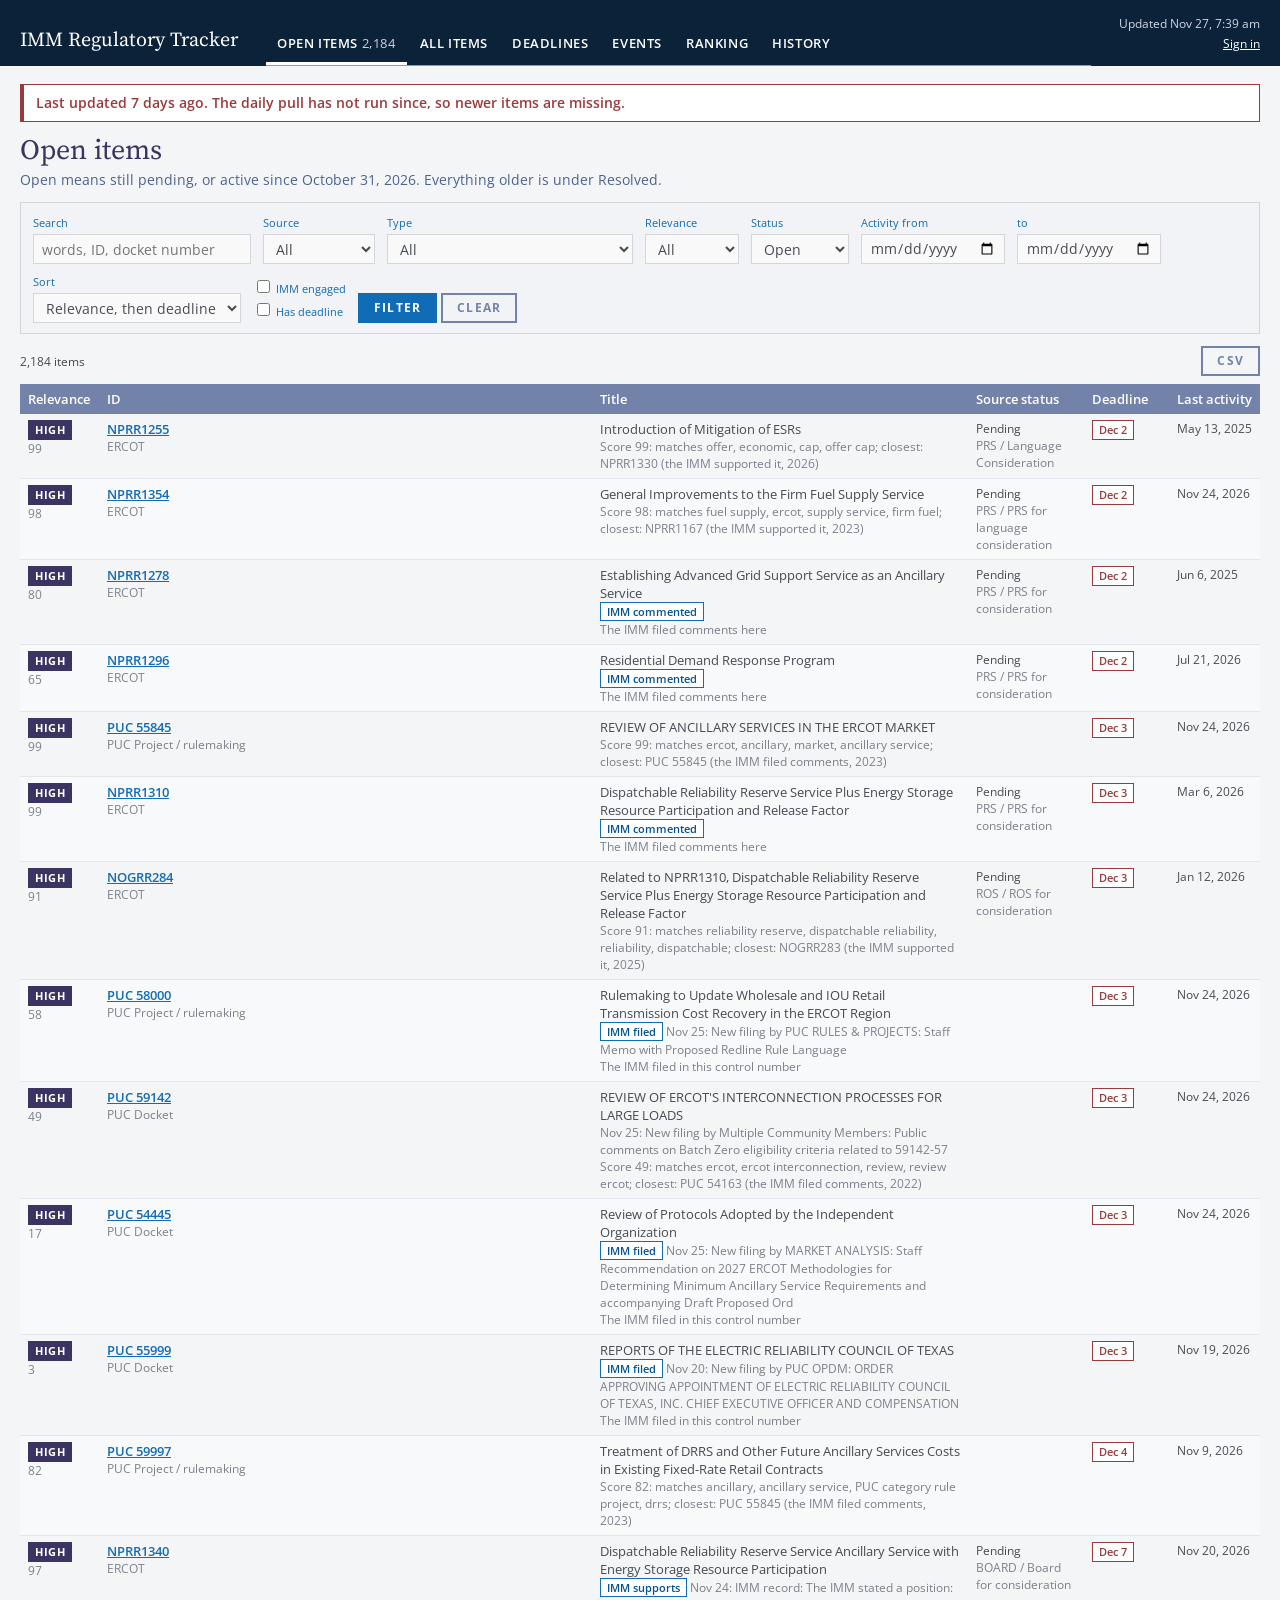
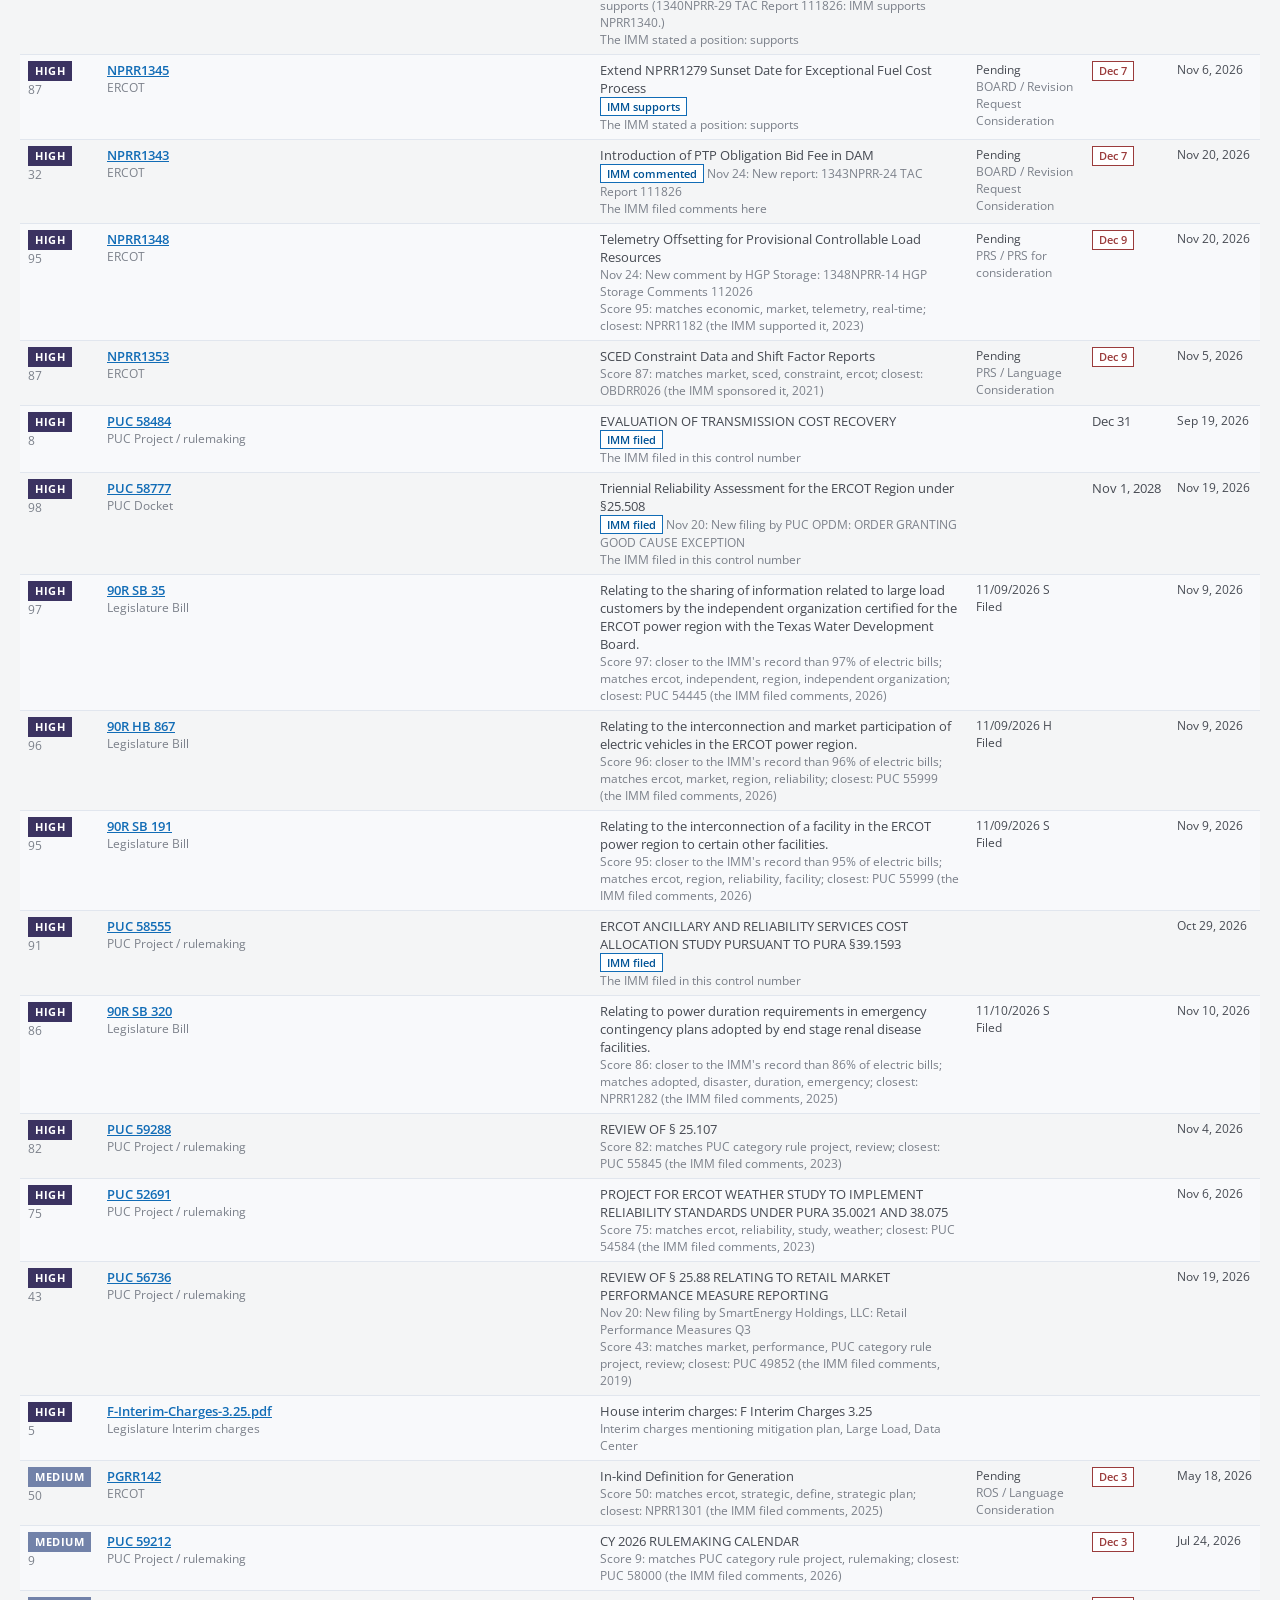
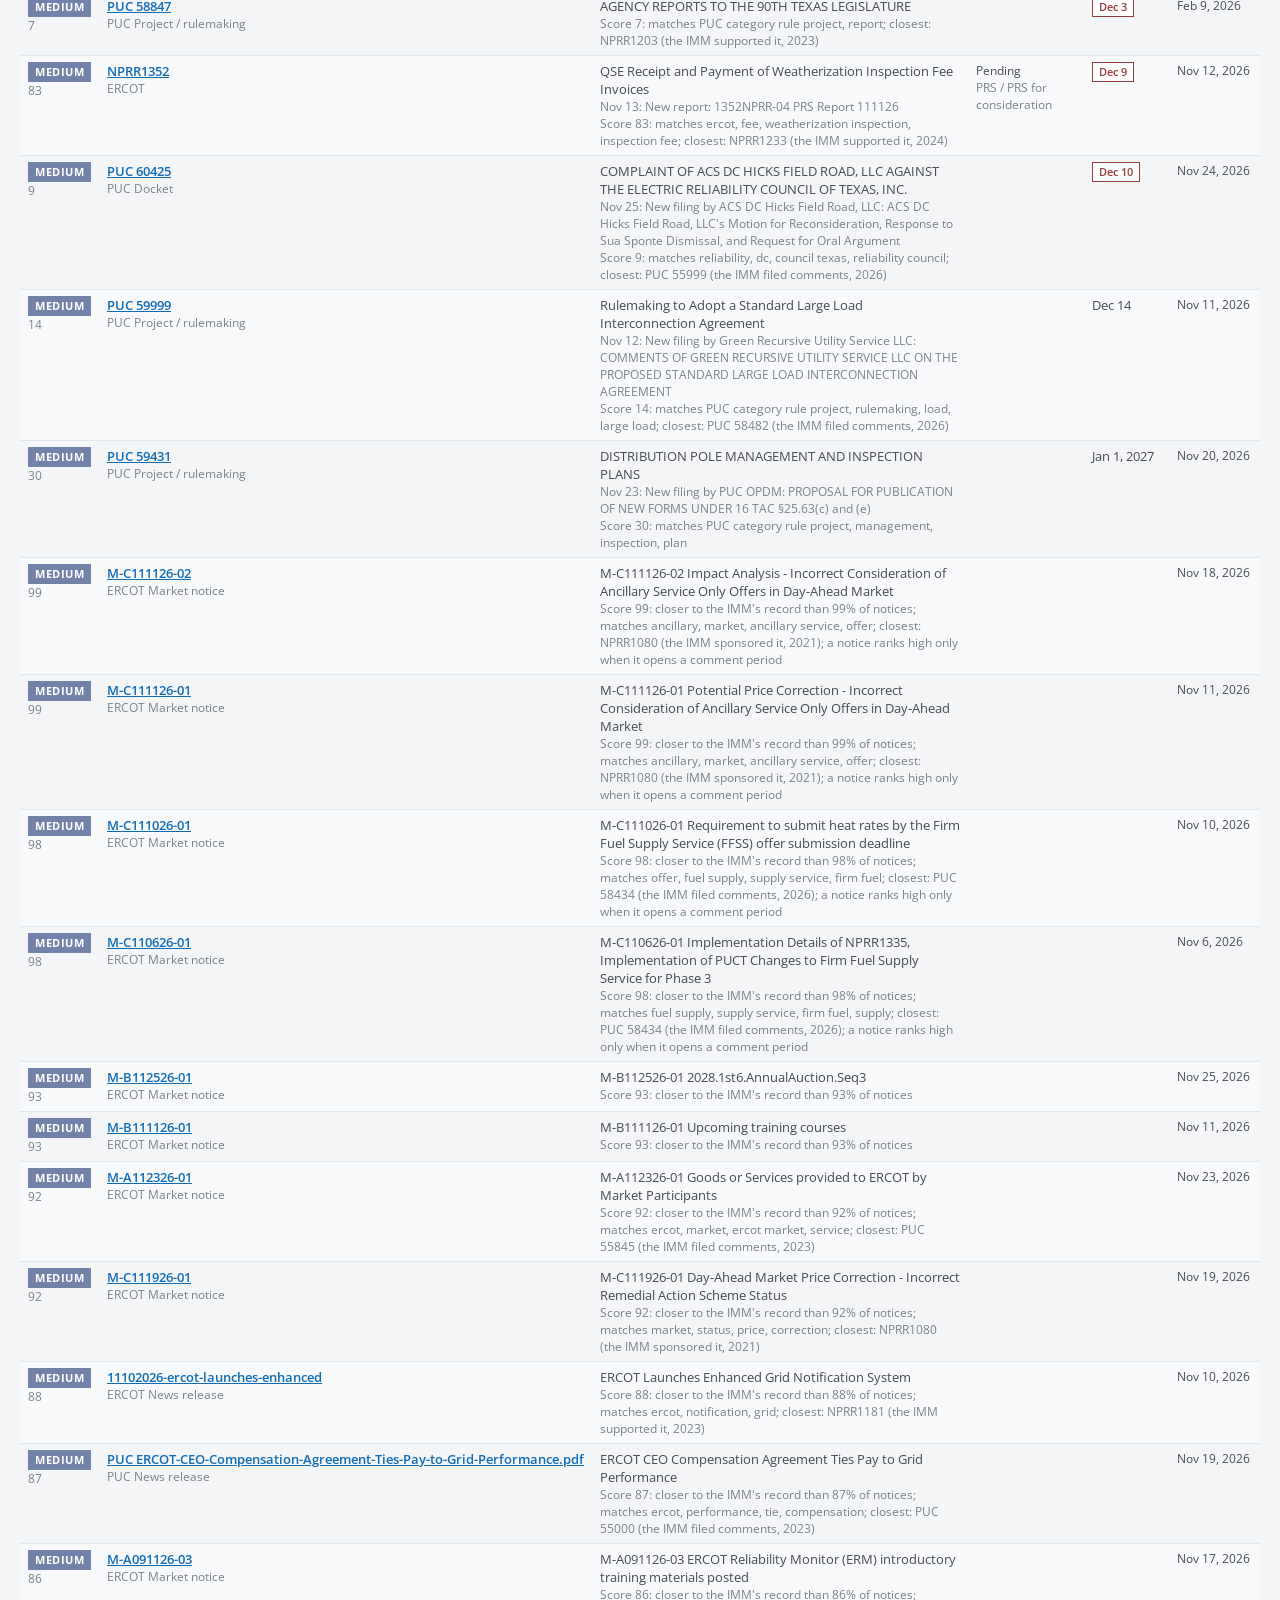
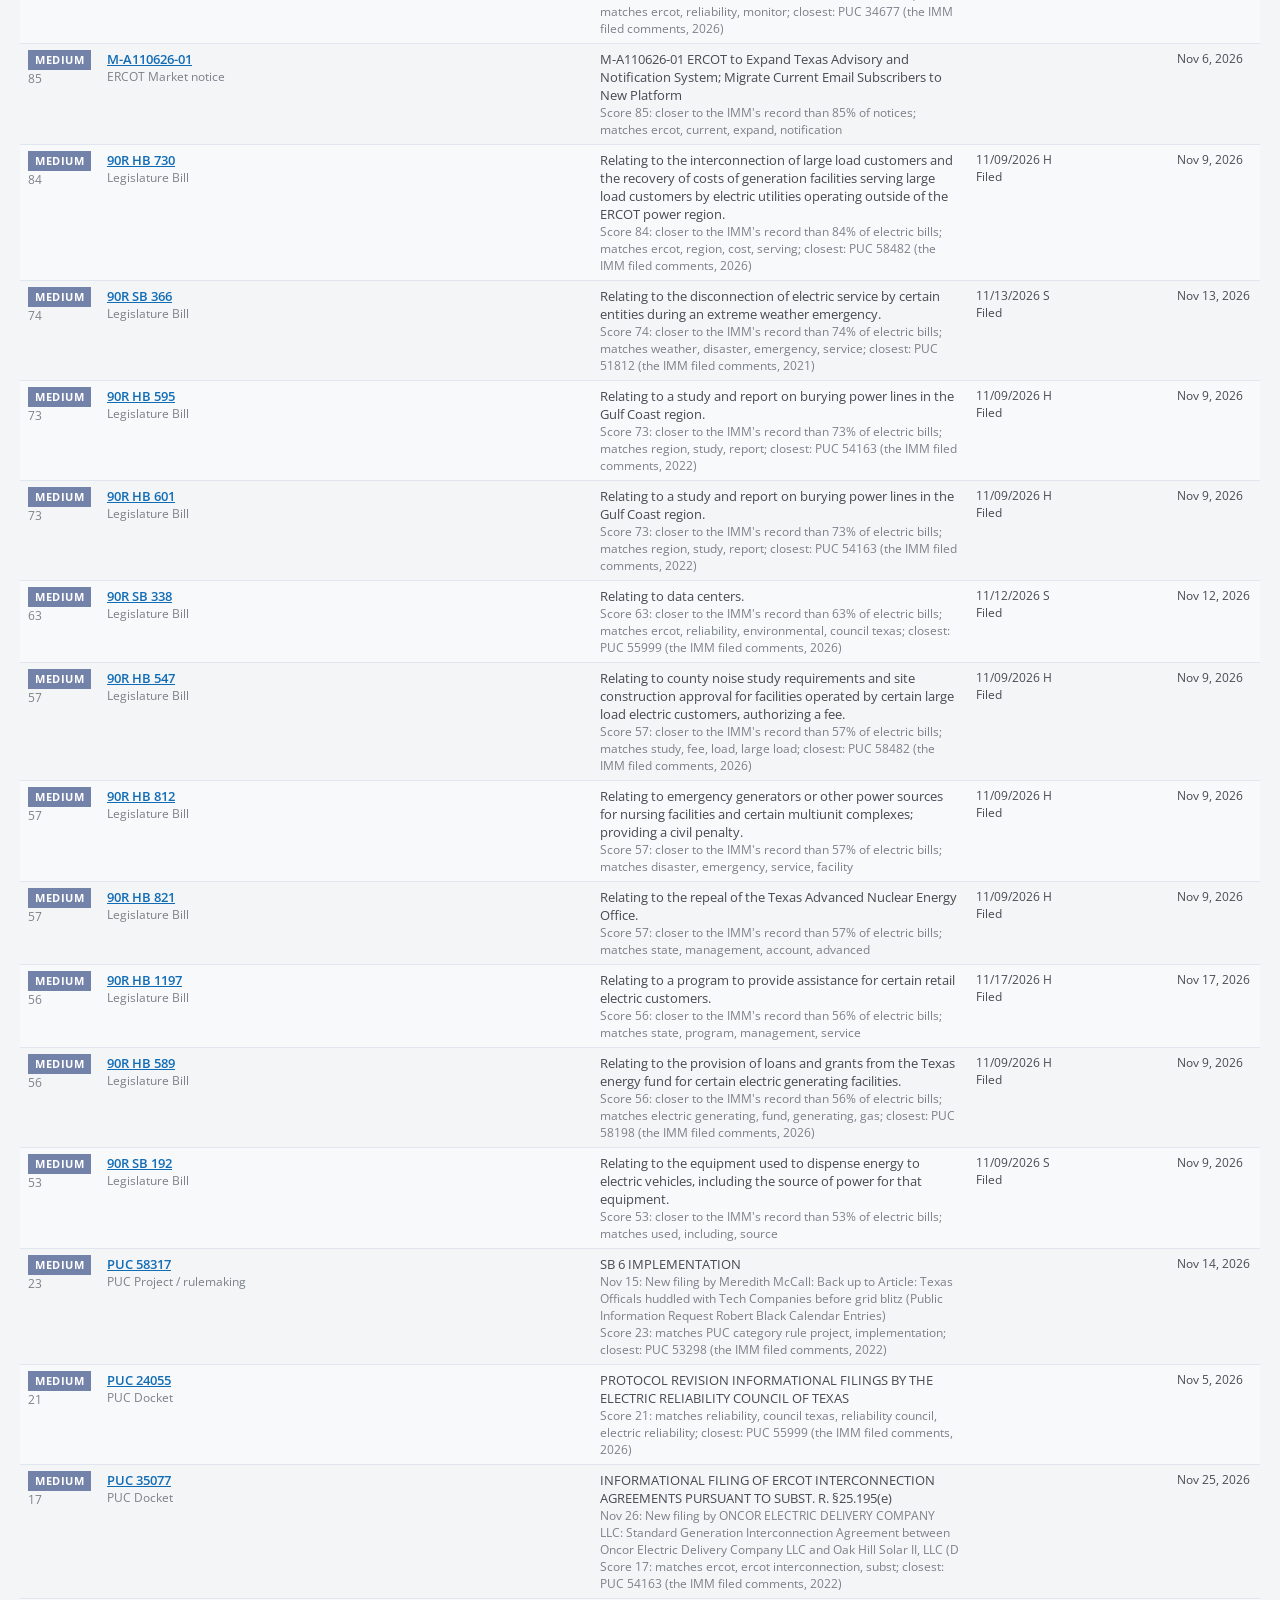
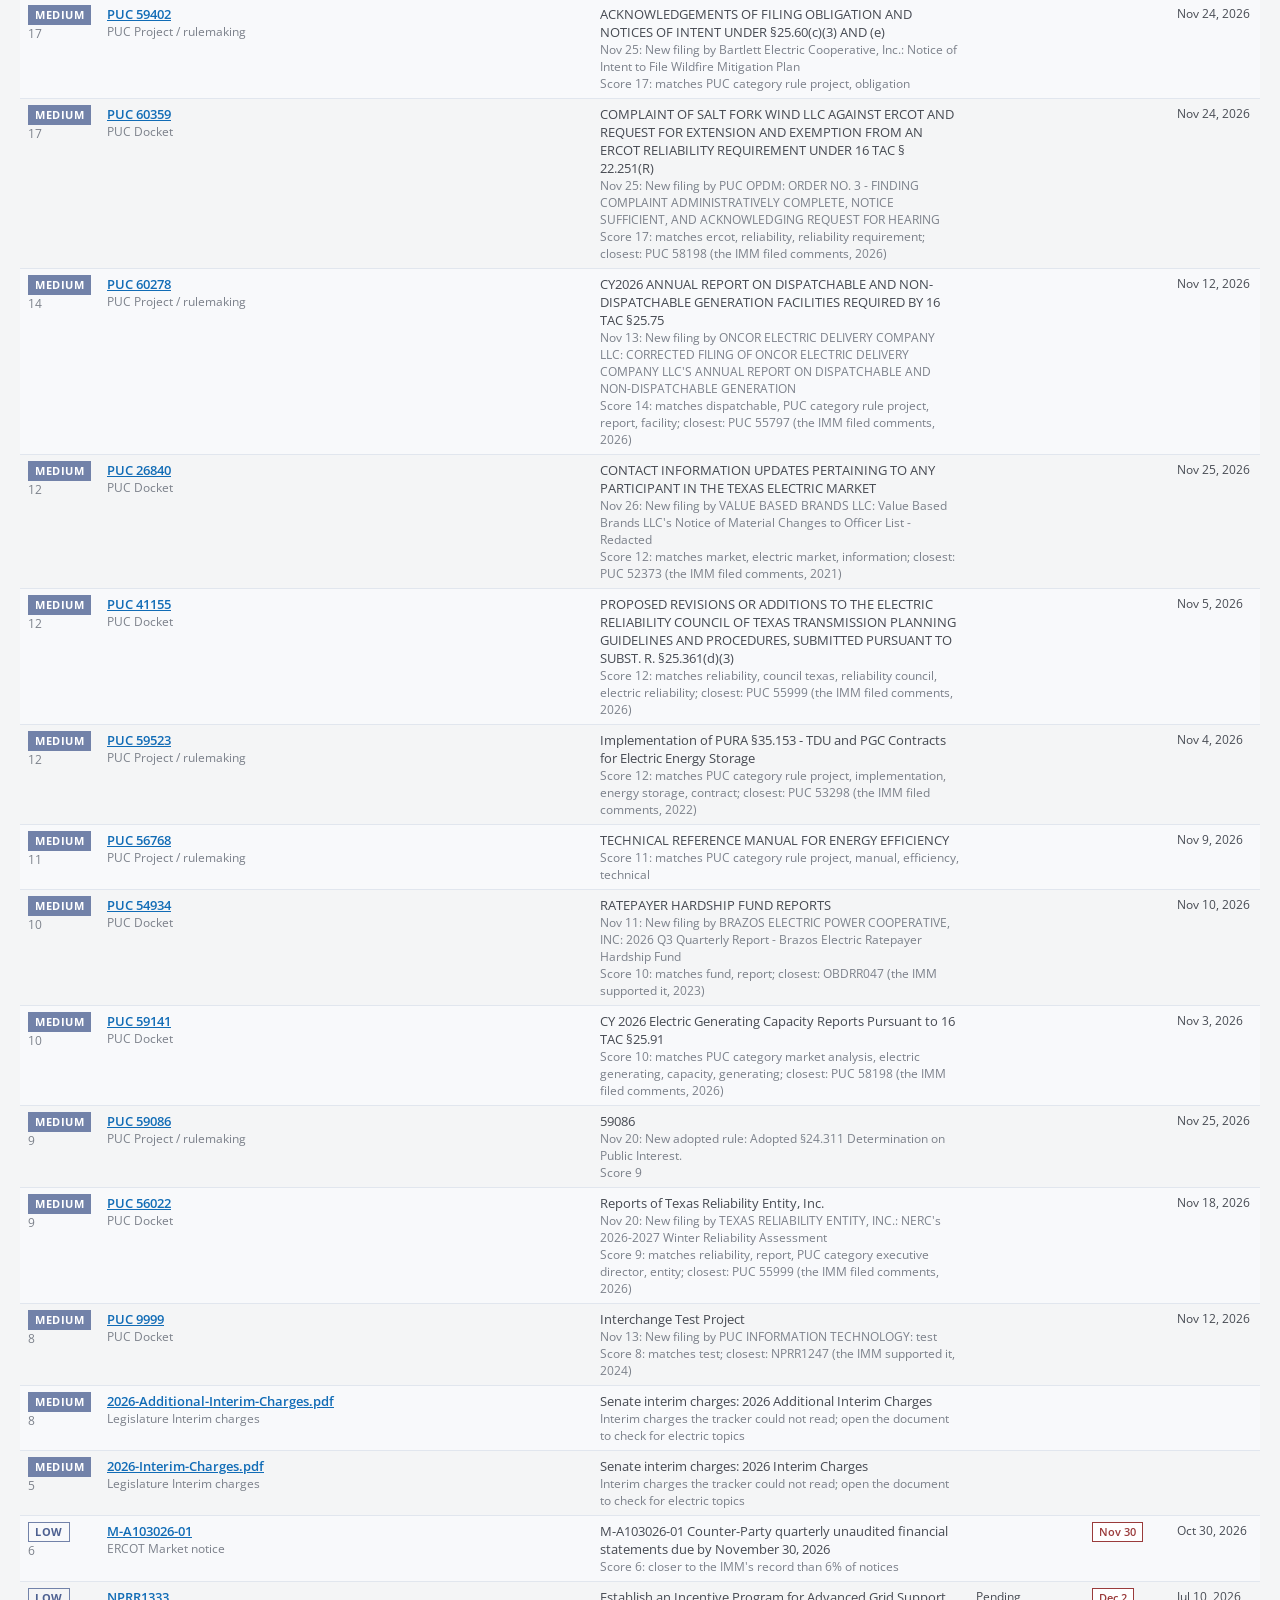
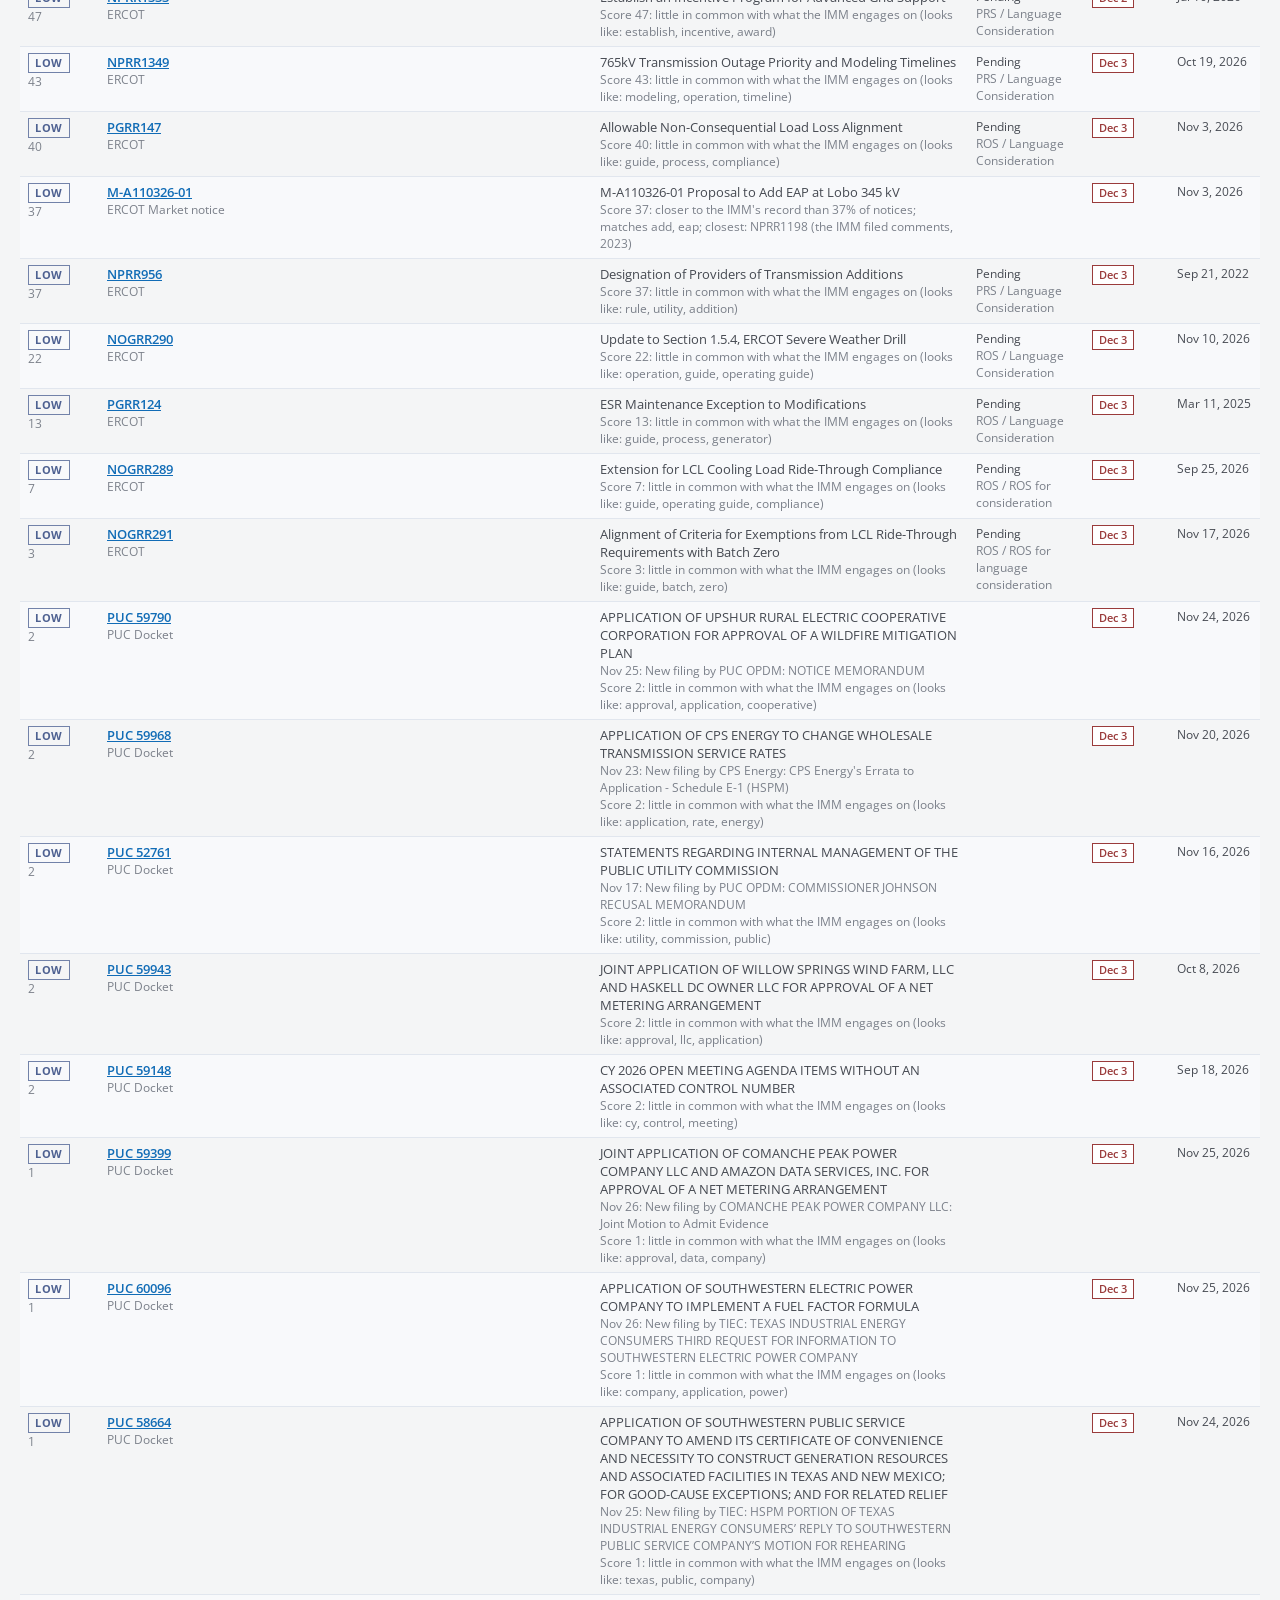
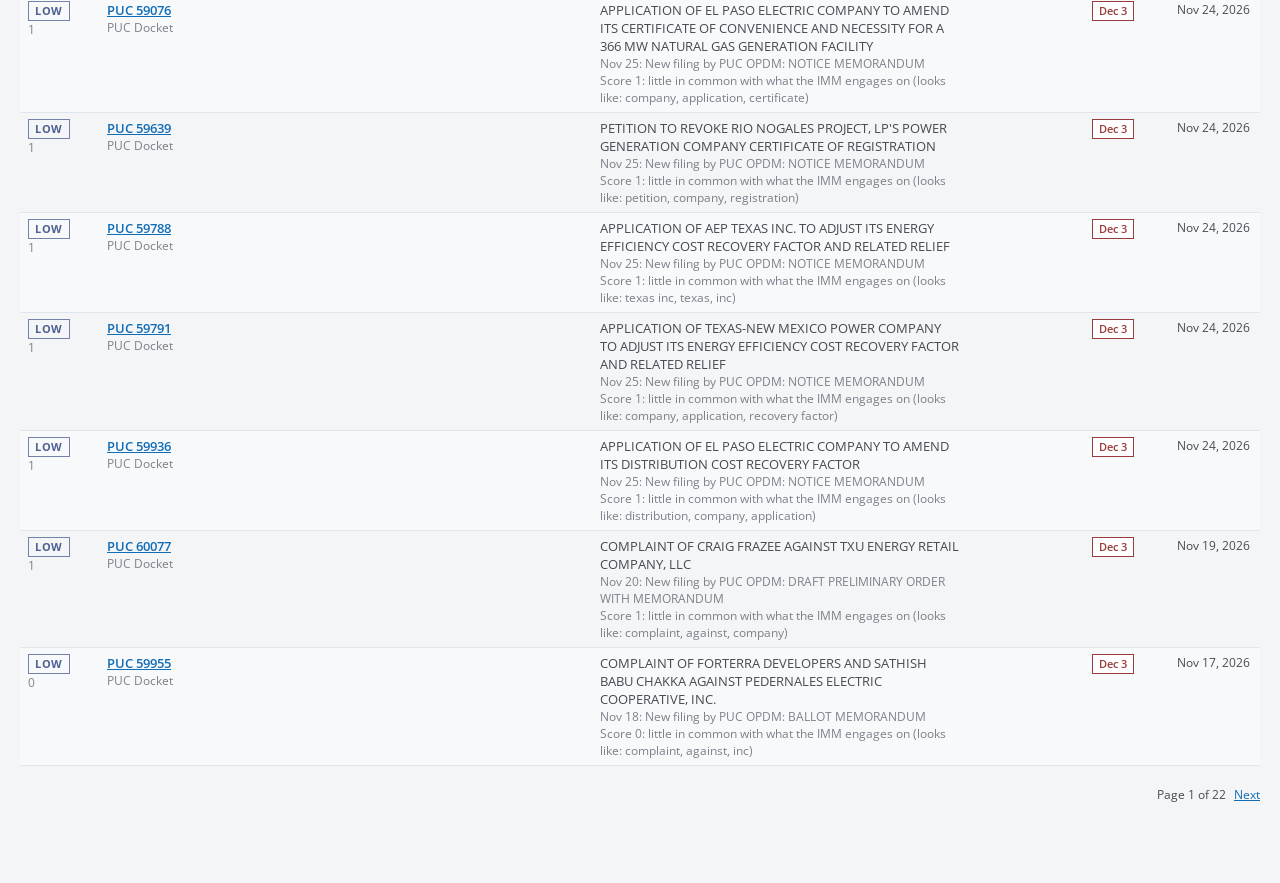
<file: index.html>
<!doctype html>
<html lang="en">
<head>
<meta charset="utf-8">
<meta name="viewport" content="width=device-width, initial-scale=1">
<meta name="robots" content="noindex, nofollow">
<title>Items | IMM Regulatory Tracker</title>
<link rel="stylesheet" href="app.css?v=202611271339">
<link rel="stylesheet" href="site.css?v=202611271339">
</head>
<body data-updated="2026-11-27T13:39:31Z" data-today="2026-11-27" data-version="202611271339">
<header class="site"><div class="in">
  <div class="product brand">IMM Regulatory Tracker</div>
  <nav class="main">
    <a href="index.html" id="nav-open" class="on">Open items <span class="n">2,184</span></a>
    <a href="index.html?status=all" id="nav-all">All items</a>
    <a href="deadlines.html" class="">Deadlines</a>
    <a href="events.html" class="">Events</a>
    <a href="ranking.html" class="">Ranking</a>
    <a href="history.html" class="">History</a>
  </nav>
  <div class="who">Updated Nov 27, 7:39 am<br><a href="signin.html" style="color:#fff">Sign in</a></div>
</div></header>
<main>
<div id="stale" class="flash alarm" hidden></div>

<h1 id="heading">Open items</h1>
<p class="intro" id="intro">Open means still pending, or active since October 31, 2026. Everything older is under Resolved.</p>
<form class="filters" id="filters">
  <div><label>Search</label><input type="text" name="q" size="26" placeholder="words, ID, docket number"></div>
  <div><label>Source</label><select name="source"><option value="">All</option><option value="E">ERCOT</option><option value="P">PUC</option><option value="L">Legislature</option></select></div>
  <div><label>Type</label><select name="type"><option value="">All</option></select></div>
  <div><label>Relevance</label><select name="rel"><option value="">All</option><option value="h">high</option><option value="m">medium</option><option value="l">low</option></select></div>
  <div><label>Status</label><select name="status"><option value="open">Open</option><option value="resolved">Resolved</option><option value="all">All</option></select></div>
  <div><label>Activity from</label><input type="date" name="from"></div>
  <div><label>to</label><input type="date" name="to"></div>
  <div><label>Sort</label><select name="sort"><option value="queue">Relevance, then deadline</option><option value="score">Score</option><option value="deadline">Deadline</option><option value="activity">Latest activity</option><option value="changed">Last changed</option><option value="posted">Date posted</option><option value="id">ID</option></select></div>
  <div><label><input type="checkbox" name="imm" value="1"> IMM engaged</label><label><input type="checkbox" name="deadline" value="1"> Has deadline</label></div>
  <div><button class="primary">Filter</button> <a class="btn" href="index.html" id="clear">Clear</a></div>
</form>
<div class="bar small"><span id="count"></span><span class="grow"></span><button type="button" id="csv">CSV</button></div>
<div class="wrap"><table id="items">
<thead><tr><th>Relevance</th><th>ID</th><th>Title</th><th>Source status</th><th>Deadline</th><th>Last activity</th></tr></thead>
<tbody><tr><td colspan="6" class="muted">Loading the list.</td></tr></tbody></table></div>
<div class="bar"><span class="grow"></span><div class="pager small" id="pager"></div></div>
<noscript><p class="intro">This list needs JavaScript switched on.</p></noscript>

</main>
<script src="site.js?v=202611271339"></script>
<script src="items.js?v=202611271339"></script>
</body>
</html>
</file>
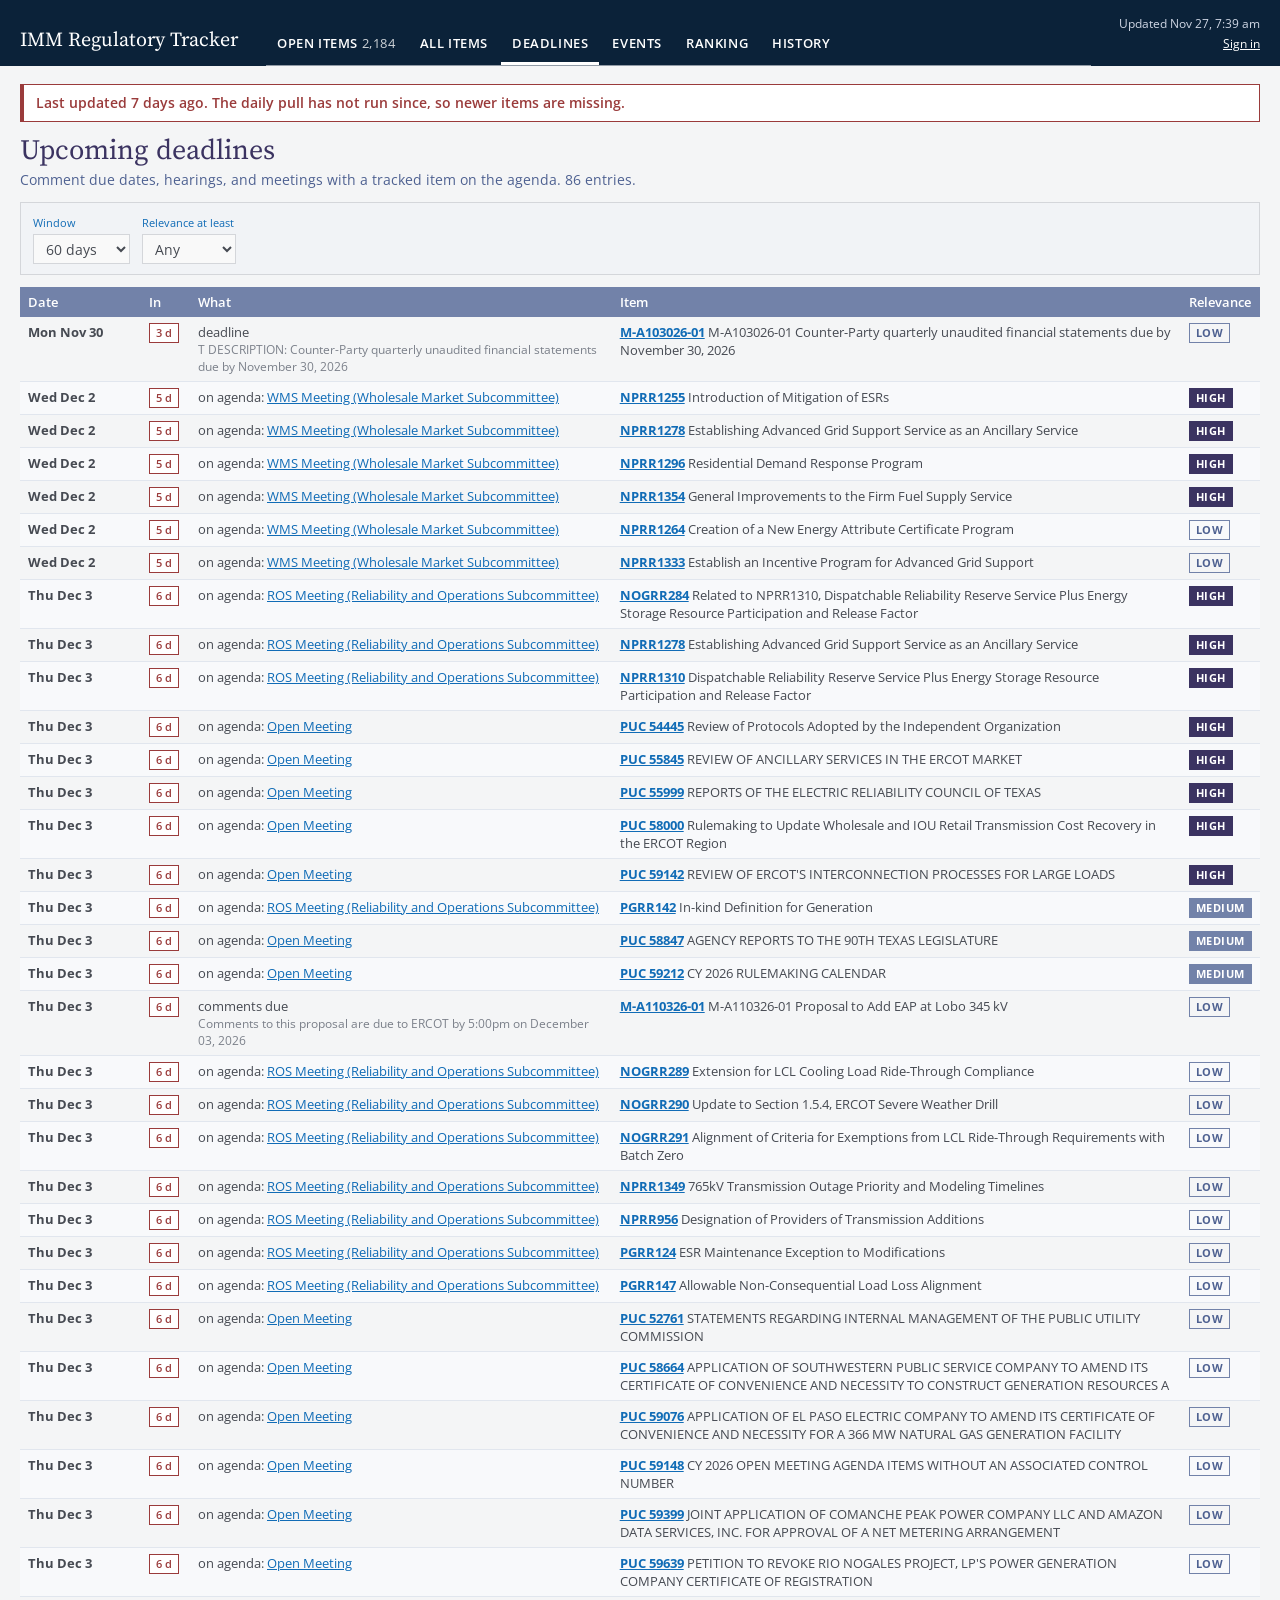
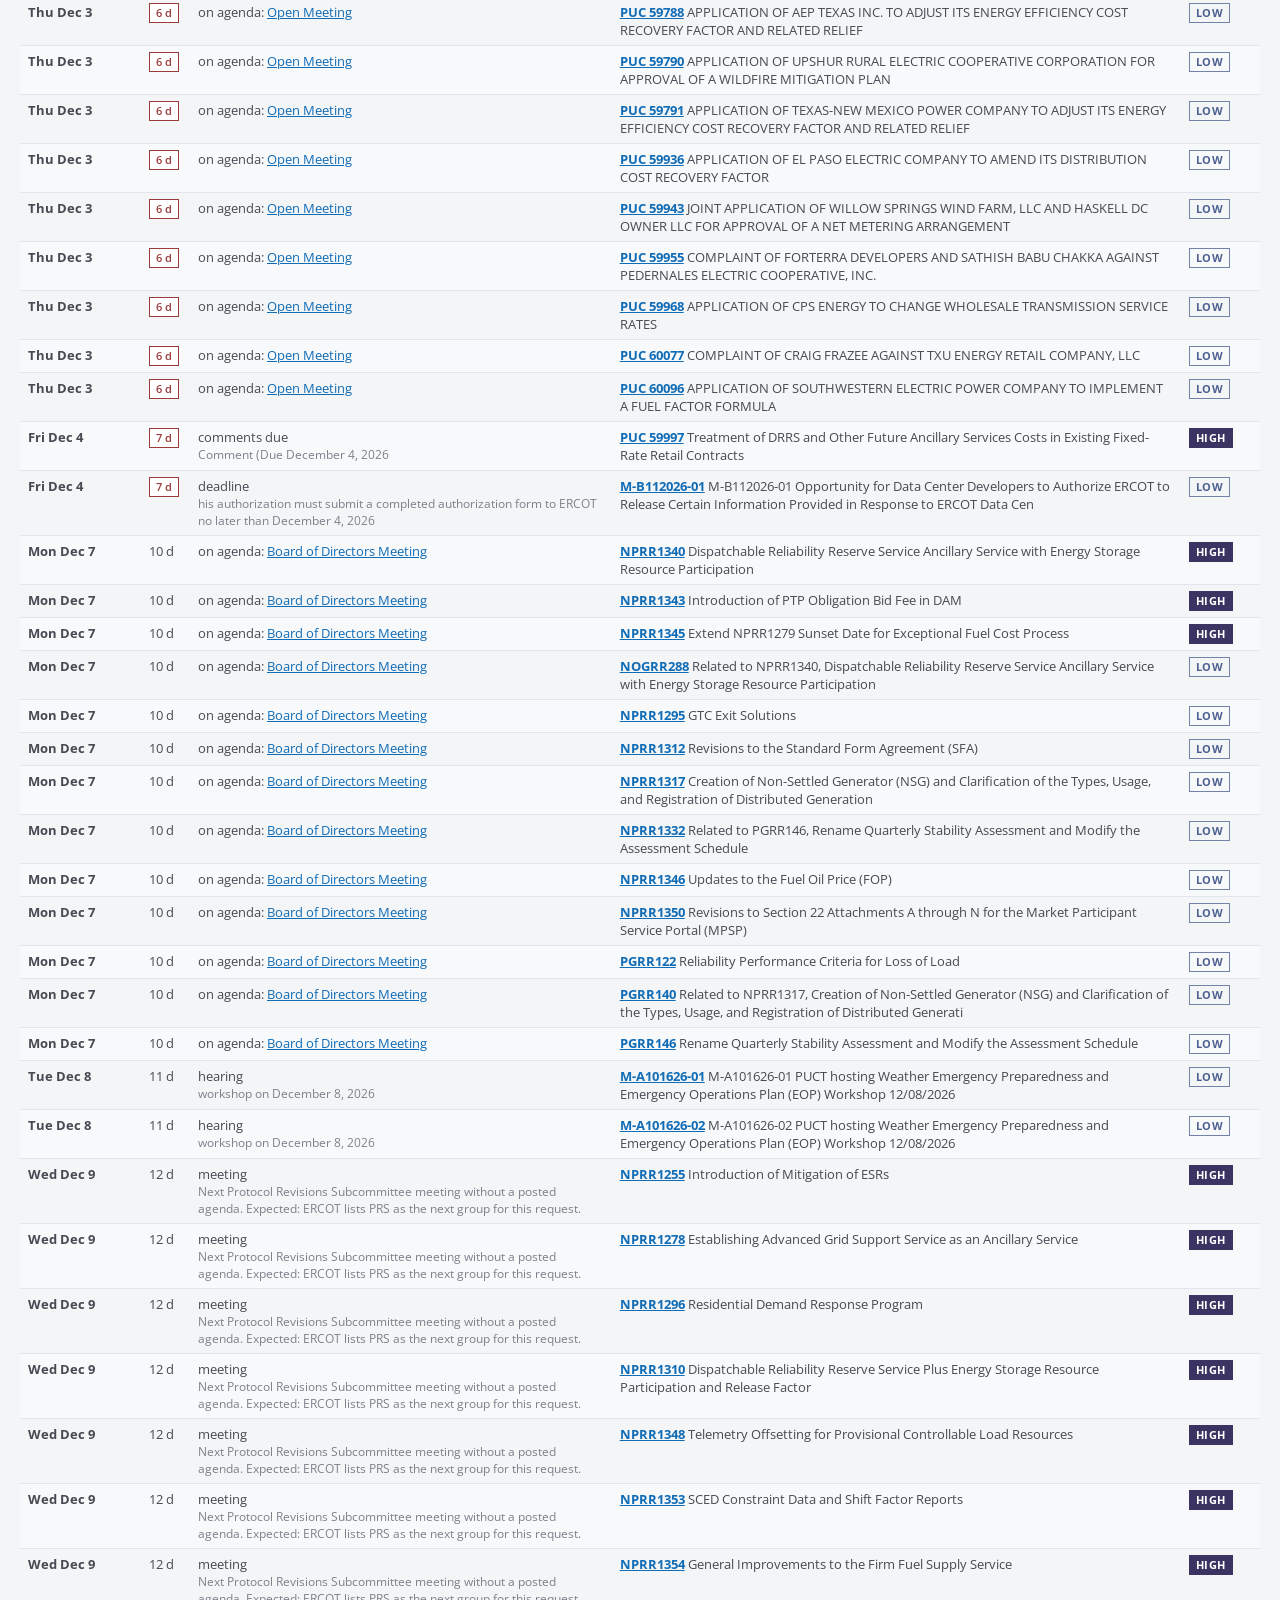
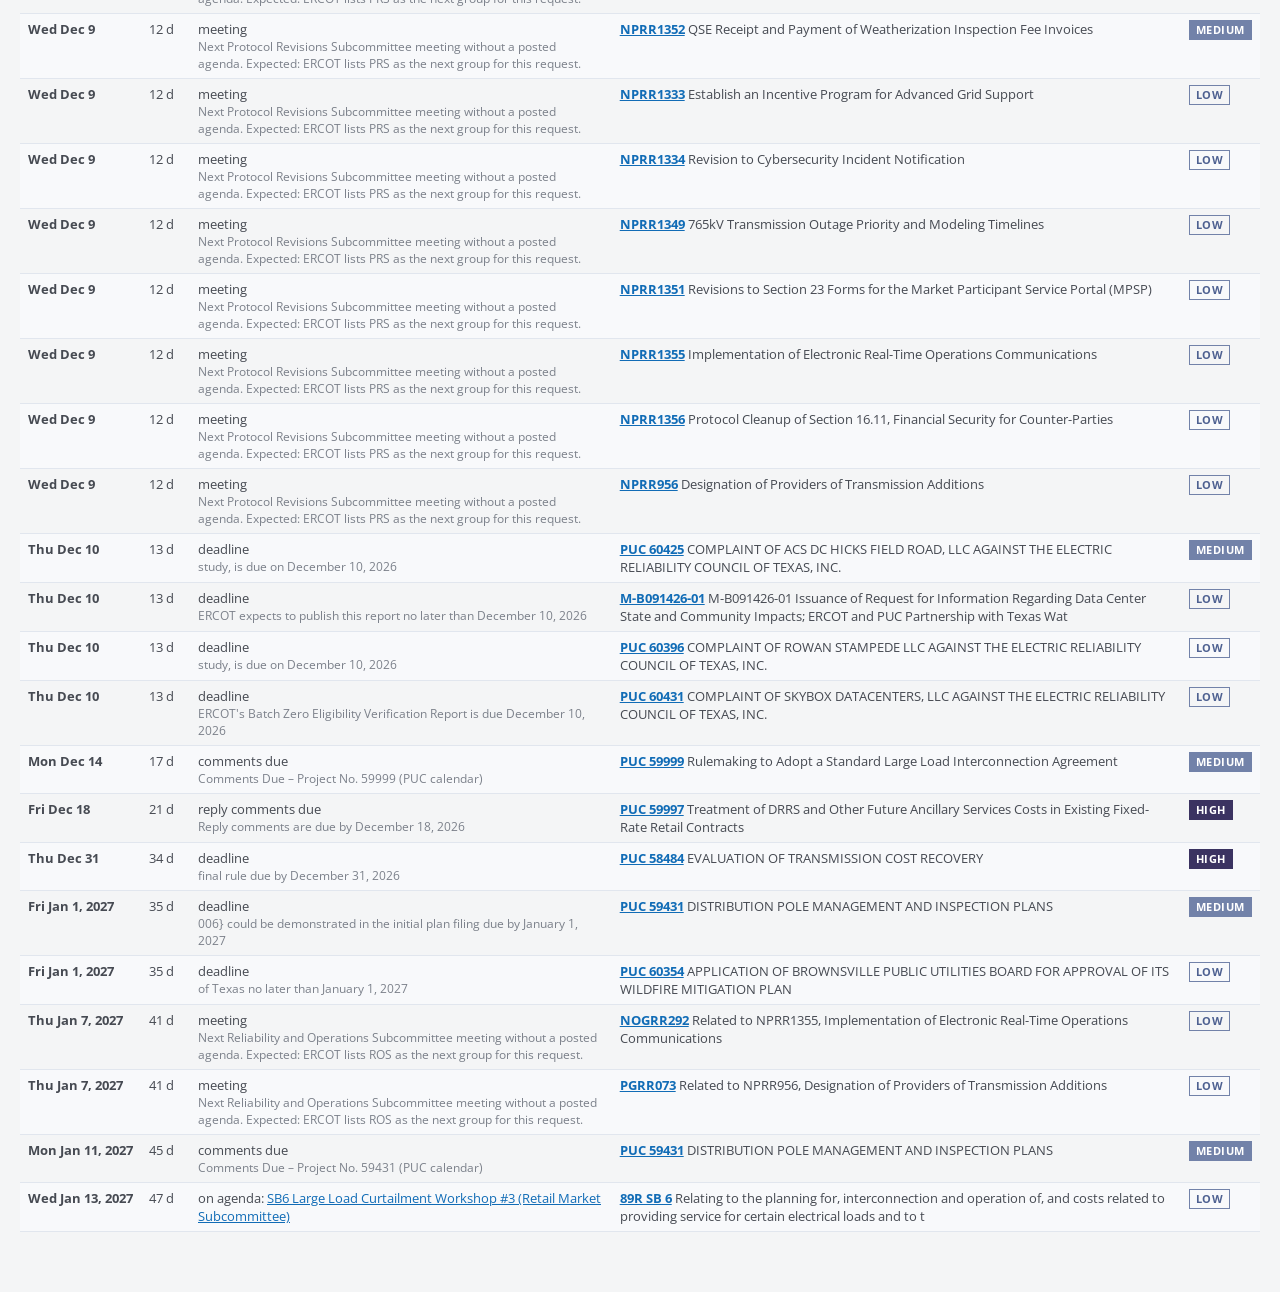
<file: deadlines.html>
<!doctype html>
<html lang="en">
<head>
<meta charset="utf-8">
<meta name="viewport" content="width=device-width, initial-scale=1">
<meta name="robots" content="noindex, nofollow">
<title>Upcoming deadlines | IMM Regulatory Tracker</title>
<link rel="stylesheet" href="app.css?v=202611271339">
<link rel="stylesheet" href="site.css?v=202611271339">
</head>
<body data-updated="2026-11-27T13:39:31Z" data-today="2026-11-27" data-version="202611271339">
<header class="site"><div class="in">
  <div class="product brand">IMM Regulatory Tracker</div>
  <nav class="main">
    <a href="index.html" id="nav-open" class="">Open items <span class="n">2,184</span></a>
    <a href="index.html?status=all" id="nav-all">All items</a>
    <a href="deadlines.html" class="on">Deadlines</a>
    <a href="events.html" class="">Events</a>
    <a href="ranking.html" class="">Ranking</a>
    <a href="history.html" class="">History</a>
  </nav>
  <div class="who">Updated Nov 27, 7:39 am<br><a href="signin.html" style="color:#fff">Sign in</a></div>
</div></header>
<main>
<div id="stale" class="flash alarm" hidden></div>

<h1>Upcoming deadlines</h1>
<p class="intro">Comment due dates, hearings, and meetings with a tracked item on the agenda. <span id="count"></span></p>
<form class="filters" id="filters">
  <div><label>Window</label><select name="days"><option value="14">14 days</option><option value="30">30 days</option><option value="60" selected>60 days</option><option value="120">120 days</option><option value="365">365 days</option></select></div>
  <div><label>Relevance at least</label><select name="rel"><option value="">Any</option><option value="m">medium</option><option value="h">high</option></select></div>
</form>
<div class="wrap"><table id="rows"><thead><tr><th>Date</th><th>In</th><th>What</th><th>Item</th><th>Relevance</th></tr></thead>
<tbody><tr><td colspan="5" class="muted">Loading the list.</td></tr></tbody></table></div>

</main>
<script src="site.js?v=202611271339"></script>
<script src="deadlines.js?v=202611271339"></script>
</body>
</html>
</file>
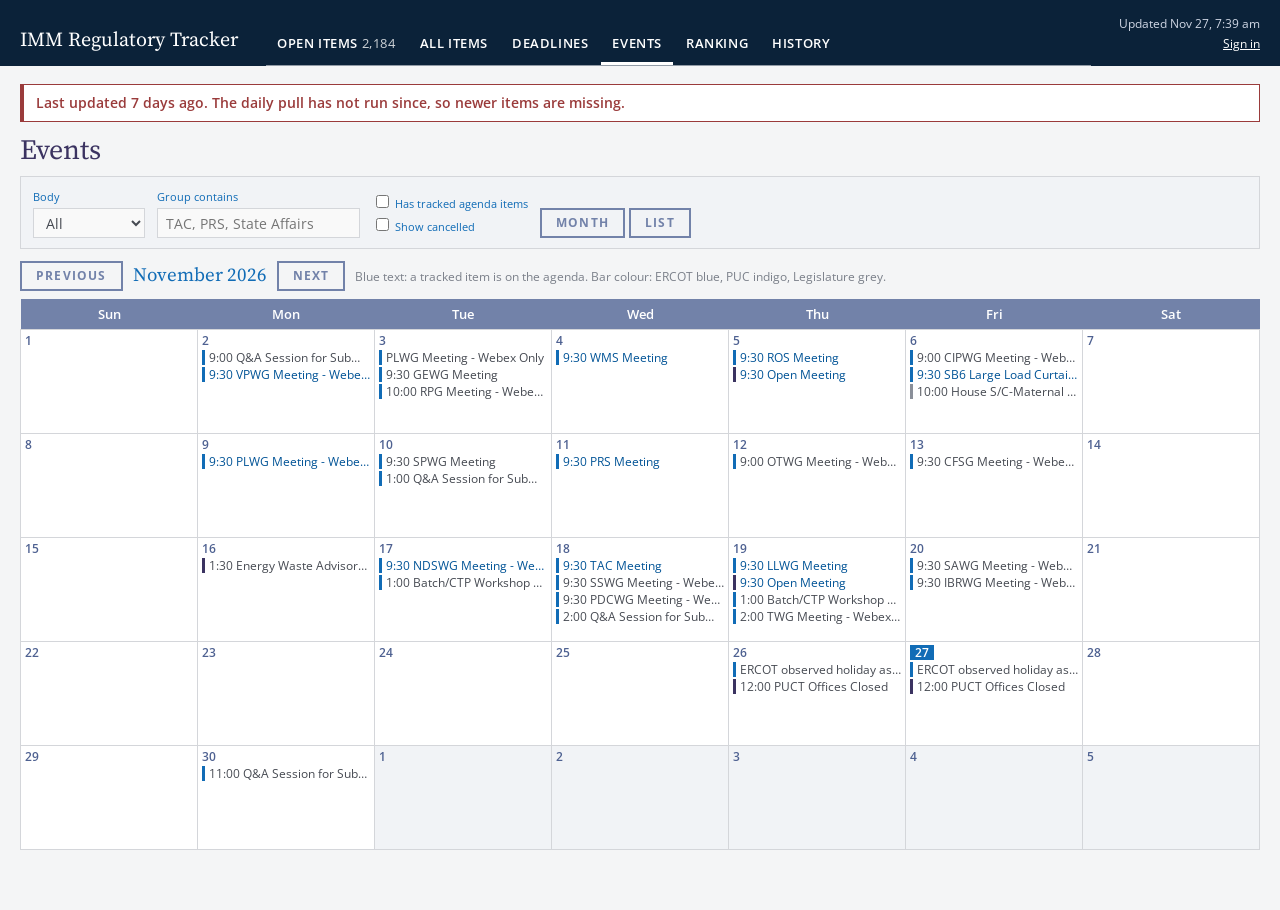
<file: events.html>
<!doctype html>
<html lang="en">
<head>
<meta charset="utf-8">
<meta name="viewport" content="width=device-width, initial-scale=1">
<meta name="robots" content="noindex, nofollow">
<title>Events | IMM Regulatory Tracker</title>
<link rel="stylesheet" href="app.css?v=202611271339">
<link rel="stylesheet" href="site.css?v=202611271339">
</head>
<body data-updated="2026-11-27T13:39:31Z" data-today="2026-11-27" data-version="202611271339">
<header class="site"><div class="in">
  <div class="product brand">IMM Regulatory Tracker</div>
  <nav class="main">
    <a href="index.html" id="nav-open" class="">Open items <span class="n">2,184</span></a>
    <a href="index.html?status=all" id="nav-all">All items</a>
    <a href="deadlines.html" class="">Deadlines</a>
    <a href="events.html" class="on">Events</a>
    <a href="ranking.html" class="">Ranking</a>
    <a href="history.html" class="">History</a>
  </nav>
  <div class="who">Updated Nov 27, 7:39 am<br><a href="signin.html" style="color:#fff">Sign in</a></div>
</div></header>
<main>
<div id="stale" class="flash alarm" hidden></div>

<div class="bar"><h1>Events</h1></div>
<form class="filters" id="filters">
  <div><label>Body</label><select name="body"><option value="">All</option><option>ERCOT</option><option>PUC</option><option>Legislature</option></select></div>
  <div><label>Group contains</label><input type="text" name="grp" size="24" placeholder="TAC, PRS, State Affairs"></div>
  <div><label><input type="checkbox" name="linked" value="1"> Has tracked agenda items</label><label><input type="checkbox" name="cancelled" value="1"> Show cancelled</label></div>
  <div><a class="btn" href="#" id="v-month">Month</a> <a class="btn" href="#" id="v-list">List</a></div>
</form>
<div class="bar"><a class="btn" href="#" id="prev">Previous</a><h2 style="margin:0" id="ym"></h2><a class="btn" href="#" id="next">Next</a>
  <span class="small muted" id="legend">Blue text: a tracked item is on the agenda. Bar colour: ERCOT blue, PUC indigo, Legislature grey.</span></div>
<div class="wrap" id="cal"><p class="muted">Loading the calendar.</p></div>

</main>
<script src="site.js?v=202611271339"></script>
<script src="events.js?v=202611271339"></script>
</body>
</html>
</file>
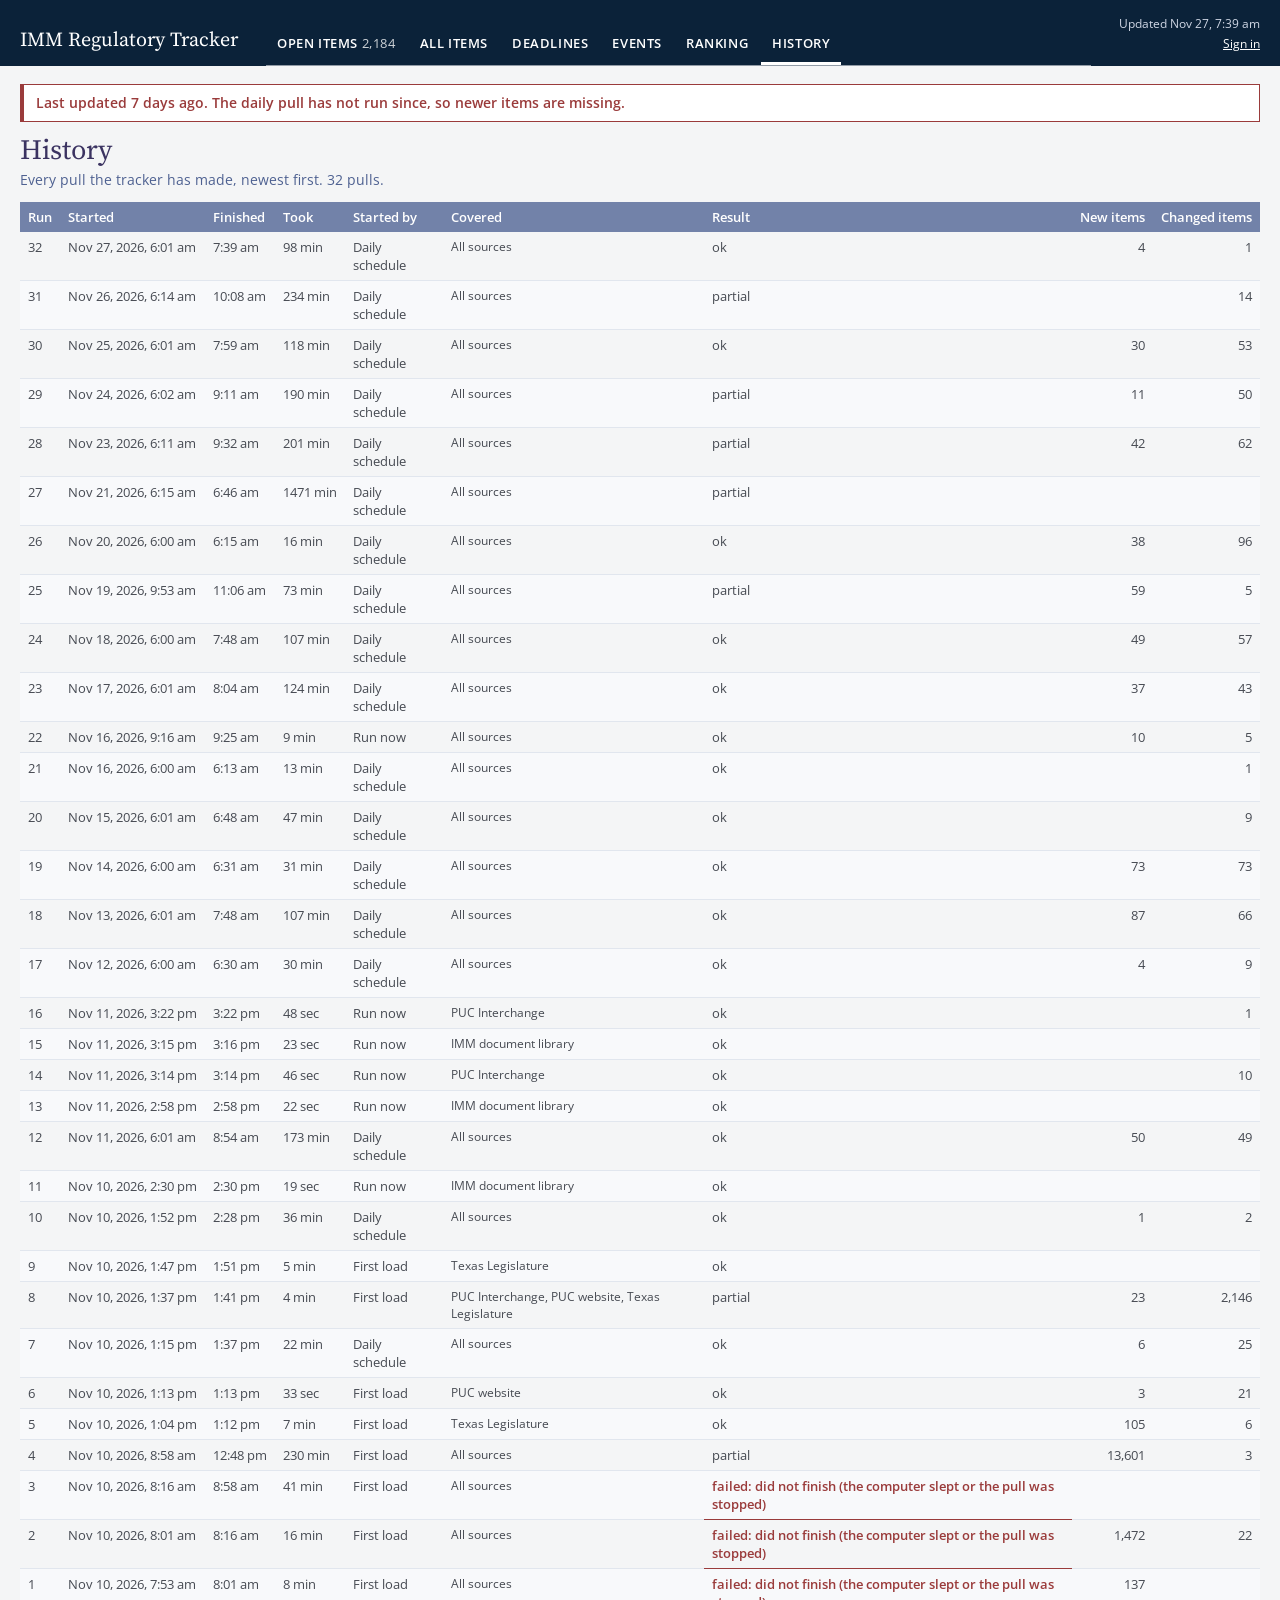
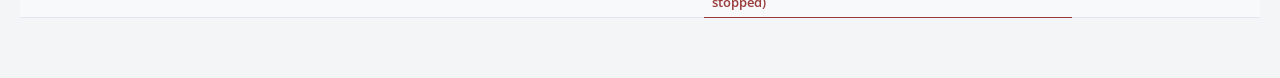
<file: history.html>
<!doctype html>
<html lang="en">
<head>
<meta charset="utf-8">
<meta name="viewport" content="width=device-width, initial-scale=1">
<meta name="robots" content="noindex, nofollow">
<title>History | IMM Regulatory Tracker</title>
<link rel="stylesheet" href="app.css?v=202611271339">
<link rel="stylesheet" href="site.css?v=202611271339">
</head>
<body data-updated="2026-11-27T13:39:31Z" data-today="2026-11-27" data-version="202611271339">
<header class="site"><div class="in">
  <div class="product brand">IMM Regulatory Tracker</div>
  <nav class="main">
    <a href="index.html" id="nav-open" class="">Open items <span class="n">2,184</span></a>
    <a href="index.html?status=all" id="nav-all">All items</a>
    <a href="deadlines.html" class="">Deadlines</a>
    <a href="events.html" class="">Events</a>
    <a href="ranking.html" class="">Ranking</a>
    <a href="history.html" class="on">History</a>
  </nav>
  <div class="who">Updated Nov 27, 7:39 am<br><a href="signin.html" style="color:#fff">Sign in</a></div>
</div></header>
<main>
<div id="stale" class="flash alarm" hidden></div>

<h1>History</h1>
<p class="intro">Every pull the tracker has made, newest first. 32 pulls.</p>
<div class="wrap"><table><thead><tr><th>Run</th><th>Started</th><th>Finished</th><th>Took</th><th>Started by</th><th>Covered</th><th>Result</th><th class="num">New items</th><th class="num">Changed items</th></tr></thead><tbody>
<tr><td>32</td><td class="nowrap">Nov 27, 2026, 6:01 am</td><td class="nowrap">7:39 am</td><td class="nowrap">98 min</td><td>Daily schedule</td><td class="small">All sources</td>
  <td class="">ok</td><td class="num">4</td><td class="num">1</td></tr>
<tr><td>31</td><td class="nowrap">Nov 26, 2026, 6:14 am</td><td class="nowrap">10:08 am</td><td class="nowrap">234 min</td><td>Daily schedule</td><td class="small">All sources</td>
  <td class="">partial</td><td class="num"></td><td class="num">14</td></tr>
<tr><td>30</td><td class="nowrap">Nov 25, 2026, 6:01 am</td><td class="nowrap">7:59 am</td><td class="nowrap">118 min</td><td>Daily schedule</td><td class="small">All sources</td>
  <td class="">ok</td><td class="num">30</td><td class="num">53</td></tr>
<tr><td>29</td><td class="nowrap">Nov 24, 2026, 6:02 am</td><td class="nowrap">9:11 am</td><td class="nowrap">190 min</td><td>Daily schedule</td><td class="small">All sources</td>
  <td class="">partial</td><td class="num">11</td><td class="num">50</td></tr>
<tr><td>28</td><td class="nowrap">Nov 23, 2026, 6:11 am</td><td class="nowrap">9:32 am</td><td class="nowrap">201 min</td><td>Daily schedule</td><td class="small">All sources</td>
  <td class="">partial</td><td class="num">42</td><td class="num">62</td></tr>
<tr><td>27</td><td class="nowrap">Nov 21, 2026, 6:15 am</td><td class="nowrap">6:46 am</td><td class="nowrap">1471 min</td><td>Daily schedule</td><td class="small">All sources</td>
  <td class="">partial</td><td class="num"></td><td class="num"></td></tr>
<tr><td>26</td><td class="nowrap">Nov 20, 2026, 6:00 am</td><td class="nowrap">6:15 am</td><td class="nowrap">16 min</td><td>Daily schedule</td><td class="small">All sources</td>
  <td class="">ok</td><td class="num">38</td><td class="num">96</td></tr>
<tr><td>25</td><td class="nowrap">Nov 19, 2026, 9:53 am</td><td class="nowrap">11:06 am</td><td class="nowrap">73 min</td><td>Daily schedule</td><td class="small">All sources</td>
  <td class="">partial</td><td class="num">59</td><td class="num">5</td></tr>
<tr><td>24</td><td class="nowrap">Nov 18, 2026, 6:00 am</td><td class="nowrap">7:48 am</td><td class="nowrap">107 min</td><td>Daily schedule</td><td class="small">All sources</td>
  <td class="">ok</td><td class="num">49</td><td class="num">57</td></tr>
<tr><td>23</td><td class="nowrap">Nov 17, 2026, 6:01 am</td><td class="nowrap">8:04 am</td><td class="nowrap">124 min</td><td>Daily schedule</td><td class="small">All sources</td>
  <td class="">ok</td><td class="num">37</td><td class="num">43</td></tr>
<tr><td>22</td><td class="nowrap">Nov 16, 2026, 9:16 am</td><td class="nowrap">9:25 am</td><td class="nowrap">9 min</td><td>Run now</td><td class="small">All sources</td>
  <td class="">ok</td><td class="num">10</td><td class="num">5</td></tr>
<tr><td>21</td><td class="nowrap">Nov 16, 2026, 6:00 am</td><td class="nowrap">6:13 am</td><td class="nowrap">13 min</td><td>Daily schedule</td><td class="small">All sources</td>
  <td class="">ok</td><td class="num"></td><td class="num">1</td></tr>
<tr><td>20</td><td class="nowrap">Nov 15, 2026, 6:01 am</td><td class="nowrap">6:48 am</td><td class="nowrap">47 min</td><td>Daily schedule</td><td class="small">All sources</td>
  <td class="">ok</td><td class="num"></td><td class="num">9</td></tr>
<tr><td>19</td><td class="nowrap">Nov 14, 2026, 6:00 am</td><td class="nowrap">6:31 am</td><td class="nowrap">31 min</td><td>Daily schedule</td><td class="small">All sources</td>
  <td class="">ok</td><td class="num">73</td><td class="num">73</td></tr>
<tr><td>18</td><td class="nowrap">Nov 13, 2026, 6:01 am</td><td class="nowrap">7:48 am</td><td class="nowrap">107 min</td><td>Daily schedule</td><td class="small">All sources</td>
  <td class="">ok</td><td class="num">87</td><td class="num">66</td></tr>
<tr><td>17</td><td class="nowrap">Nov 12, 2026, 6:00 am</td><td class="nowrap">6:30 am</td><td class="nowrap">30 min</td><td>Daily schedule</td><td class="small">All sources</td>
  <td class="">ok</td><td class="num">4</td><td class="num">9</td></tr>
<tr><td>16</td><td class="nowrap">Nov 11, 2026, 3:22 pm</td><td class="nowrap">3:22 pm</td><td class="nowrap">48 sec</td><td>Run now</td><td class="small">PUC Interchange</td>
  <td class="">ok</td><td class="num"></td><td class="num">1</td></tr>
<tr><td>15</td><td class="nowrap">Nov 11, 2026, 3:15 pm</td><td class="nowrap">3:16 pm</td><td class="nowrap">23 sec</td><td>Run now</td><td class="small">IMM document library</td>
  <td class="">ok</td><td class="num"></td><td class="num"></td></tr>
<tr><td>14</td><td class="nowrap">Nov 11, 2026, 3:14 pm</td><td class="nowrap">3:14 pm</td><td class="nowrap">46 sec</td><td>Run now</td><td class="small">PUC Interchange</td>
  <td class="">ok</td><td class="num"></td><td class="num">10</td></tr>
<tr><td>13</td><td class="nowrap">Nov 11, 2026, 2:58 pm</td><td class="nowrap">2:58 pm</td><td class="nowrap">22 sec</td><td>Run now</td><td class="small">IMM document library</td>
  <td class="">ok</td><td class="num"></td><td class="num"></td></tr>
<tr><td>12</td><td class="nowrap">Nov 11, 2026, 6:01 am</td><td class="nowrap">8:54 am</td><td class="nowrap">173 min</td><td>Daily schedule</td><td class="small">All sources</td>
  <td class="">ok</td><td class="num">50</td><td class="num">49</td></tr>
<tr><td>11</td><td class="nowrap">Nov 10, 2026, 2:30 pm</td><td class="nowrap">2:30 pm</td><td class="nowrap">19 sec</td><td>Run now</td><td class="small">IMM document library</td>
  <td class="">ok</td><td class="num"></td><td class="num"></td></tr>
<tr><td>10</td><td class="nowrap">Nov 10, 2026, 1:52 pm</td><td class="nowrap">2:28 pm</td><td class="nowrap">36 min</td><td>Daily schedule</td><td class="small">All sources</td>
  <td class="">ok</td><td class="num">1</td><td class="num">2</td></tr>
<tr><td>9</td><td class="nowrap">Nov 10, 2026, 1:47 pm</td><td class="nowrap">1:51 pm</td><td class="nowrap">5 min</td><td>First load</td><td class="small">Texas Legislature</td>
  <td class="">ok</td><td class="num"></td><td class="num"></td></tr>
<tr><td>8</td><td class="nowrap">Nov 10, 2026, 1:37 pm</td><td class="nowrap">1:41 pm</td><td class="nowrap">4 min</td><td>First load</td><td class="small">PUC Interchange, PUC website, Texas Legislature</td>
  <td class="">partial</td><td class="num">23</td><td class="num">2,146</td></tr>
<tr><td>7</td><td class="nowrap">Nov 10, 2026, 1:15 pm</td><td class="nowrap">1:37 pm</td><td class="nowrap">22 min</td><td>Daily schedule</td><td class="small">All sources</td>
  <td class="">ok</td><td class="num">6</td><td class="num">25</td></tr>
<tr><td>6</td><td class="nowrap">Nov 10, 2026, 1:13 pm</td><td class="nowrap">1:13 pm</td><td class="nowrap">33 sec</td><td>First load</td><td class="small">PUC website</td>
  <td class="">ok</td><td class="num">3</td><td class="num">21</td></tr>
<tr><td>5</td><td class="nowrap">Nov 10, 2026, 1:04 pm</td><td class="nowrap">1:12 pm</td><td class="nowrap">7 min</td><td>First load</td><td class="small">Texas Legislature</td>
  <td class="">ok</td><td class="num">105</td><td class="num">6</td></tr>
<tr><td>4</td><td class="nowrap">Nov 10, 2026, 8:58 am</td><td class="nowrap">12:48 pm</td><td class="nowrap">230 min</td><td>First load</td><td class="small">All sources</td>
  <td class="">partial</td><td class="num">13,601</td><td class="num">3</td></tr>
<tr><td>3</td><td class="nowrap">Nov 10, 2026, 8:16 am</td><td class="nowrap">8:58 am</td><td class="nowrap">41 min</td><td>First load</td><td class="small">All sources</td>
  <td class="alarm">failed: did not finish (the computer slept or the pull was stopped)</td><td class="num"></td><td class="num"></td></tr>
<tr><td>2</td><td class="nowrap">Nov 10, 2026, 8:01 am</td><td class="nowrap">8:16 am</td><td class="nowrap">16 min</td><td>First load</td><td class="small">All sources</td>
  <td class="alarm">failed: did not finish (the computer slept or the pull was stopped)</td><td class="num">1,472</td><td class="num">22</td></tr>
<tr><td>1</td><td class="nowrap">Nov 10, 2026, 7:53 am</td><td class="nowrap">8:01 am</td><td class="nowrap">8 min</td><td>First load</td><td class="small">All sources</td>
  <td class="alarm">failed: did not finish (the computer slept or the pull was stopped)</td><td class="num">137</td><td class="num"></td></tr>

</tbody></table></div>

</main>
<script src="site.js?v=202611271339"></script>

</body>
</html>
</file>
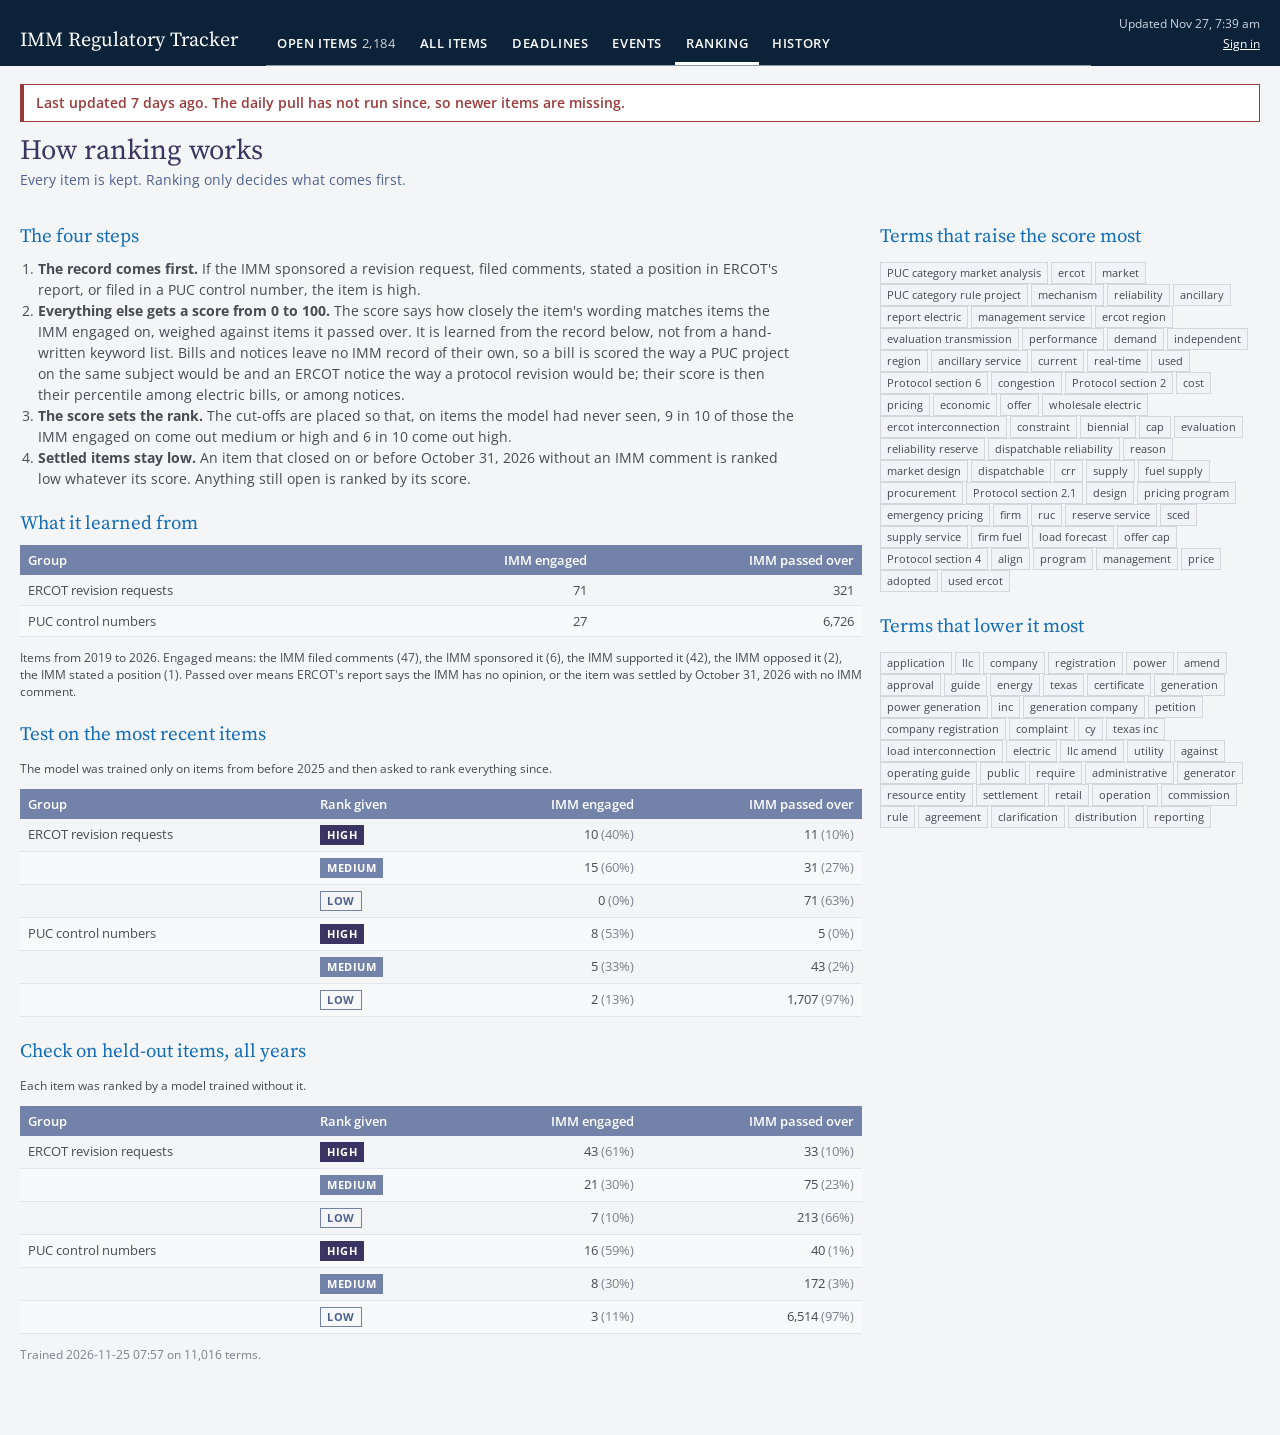
<file: ranking.html>
<!doctype html>
<html lang="en">
<head>
<meta charset="utf-8">
<meta name="viewport" content="width=device-width, initial-scale=1">
<meta name="robots" content="noindex, nofollow">
<title>Ranking | IMM Regulatory Tracker</title>
<link rel="stylesheet" href="app.css?v=202611271339">
<link rel="stylesheet" href="site.css?v=202611271339">
</head>
<body data-updated="2026-11-27T13:39:31Z" data-today="2026-11-27" data-version="202611271339">
<header class="site"><div class="in">
  <div class="product brand">IMM Regulatory Tracker</div>
  <nav class="main">
    <a href="index.html" id="nav-open" class="">Open items <span class="n">2,184</span></a>
    <a href="index.html?status=all" id="nav-all">All items</a>
    <a href="deadlines.html" class="">Deadlines</a>
    <a href="events.html" class="">Events</a>
    <a href="ranking.html" class="on">Ranking</a>
    <a href="history.html" class="">History</a>
  </nav>
  <div class="who">Updated Nov 27, 7:39 am<br><a href="signin.html" style="color:#fff">Sign in</a></div>
</div></header>
<main>
<div id="stale" class="flash alarm" hidden></div>

<h1>How ranking works</h1>
<p class="intro">Every item is kept. Ranking only decides what comes first.</p>

<div class="cols"><div>
<h2>The four steps</h2>
<ol style="margin:4px 0 12px 18px;padding:0;line-height:21px;max-width:760px">
  <li><b>The record comes first.</b> If the IMM sponsored a revision request, filed comments, stated a position in ERCOT's report, or filed in a PUC control number, the item is high.</li>
  <li><b>Everything else gets a score from 0 to 100.</b> The score says how closely the item's wording matches items the IMM engaged on, weighed against items it passed over. It is learned from the record below, not from a hand-written keyword list. Bills and notices leave no IMM record of their own, so a bill is scored the way a PUC project on the same subject would be and an ERCOT notice the way a protocol revision would be; their score is then their percentile among electric bills, or among notices.</li>
  <li><b>The score sets the rank.</b> The cut-offs are placed so that, on items the model had never seen, 9 in 10 of those the IMM engaged on come out medium or high and 6 in 10 come out high.</li>
  <li><b>Settled items stay low.</b> An item that closed on or before October 31, 2026 without an IMM comment is ranked low whatever its score. Anything still open is ranked by its score.</li>
</ol>
<h2>What it learned from</h2>
<table><thead><tr><th>Group</th><th class="num">IMM engaged</th><th class="num">IMM passed over</th></tr></thead><tbody>
<tr><td>ERCOT revision requests</td><td class="num">71</td><td class="num">321</td></tr><tr><td>PUC control numbers</td><td class="num">27</td><td class="num">6,726</td></tr>
</tbody></table>
<p class="small">Items from 2019 to 2026. Engaged means: the IMM filed comments (47), the IMM sponsored it (6), the IMM supported it (42), the IMM opposed it (2), the IMM stated a position (1). Passed over means ERCOT's report says the IMM has no opinion, or the item was settled by October 31, 2026 with no IMM comment.</p>
<h2>Test on the most recent items</h2>
<p class="small" style="max-width:760px">The model was trained only on items from before 2025 and then asked to rank everything since.</p>

<table><thead><tr><th>Group</th><th>Rank given</th><th class="num">IMM engaged</th><th class="num">IMM passed over</th></tr></thead><tbody>

<tr><td>ERCOT revision requests</td><td><span class="rel high">high</span></td>
  <td class="num">10 <span class="muted">(40%)</span></td>
  <td class="num">11 <span class="muted">(10%)</span></td></tr><tr><td></td><td><span class="rel medium">medium</span></td>
  <td class="num">15 <span class="muted">(60%)</span></td>
  <td class="num">31 <span class="muted">(27%)</span></td></tr><tr><td></td><td><span class="rel low">low</span></td>
  <td class="num">0 <span class="muted">(0%)</span></td>
  <td class="num">71 <span class="muted">(63%)</span></td></tr>
<tr><td>PUC control numbers</td><td><span class="rel high">high</span></td>
  <td class="num">8 <span class="muted">(53%)</span></td>
  <td class="num">5 <span class="muted">(0%)</span></td></tr><tr><td></td><td><span class="rel medium">medium</span></td>
  <td class="num">5 <span class="muted">(33%)</span></td>
  <td class="num">43 <span class="muted">(2%)</span></td></tr><tr><td></td><td><span class="rel low">low</span></td>
  <td class="num">2 <span class="muted">(13%)</span></td>
  <td class="num">1,707 <span class="muted">(97%)</span></td></tr>
</tbody></table>

<h2>Check on held-out items, all years</h2>
<p class="small" style="max-width:760px">Each item was ranked by a model trained without it.</p>

<table><thead><tr><th>Group</th><th>Rank given</th><th class="num">IMM engaged</th><th class="num">IMM passed over</th></tr></thead><tbody>

<tr><td>ERCOT revision requests</td><td><span class="rel high">high</span></td>
  <td class="num">43 <span class="muted">(61%)</span></td>
  <td class="num">33 <span class="muted">(10%)</span></td></tr><tr><td></td><td><span class="rel medium">medium</span></td>
  <td class="num">21 <span class="muted">(30%)</span></td>
  <td class="num">75 <span class="muted">(23%)</span></td></tr><tr><td></td><td><span class="rel low">low</span></td>
  <td class="num">7 <span class="muted">(10%)</span></td>
  <td class="num">213 <span class="muted">(66%)</span></td></tr>
<tr><td>PUC control numbers</td><td><span class="rel high">high</span></td>
  <td class="num">16 <span class="muted">(59%)</span></td>
  <td class="num">40 <span class="muted">(1%)</span></td></tr><tr><td></td><td><span class="rel medium">medium</span></td>
  <td class="num">8 <span class="muted">(30%)</span></td>
  <td class="num">172 <span class="muted">(3%)</span></td></tr><tr><td></td><td><span class="rel low">low</span></td>
  <td class="num">3 <span class="muted">(11%)</span></td>
  <td class="num">6,514 <span class="muted">(97%)</span></td></tr>
</tbody></table>

<p class="small muted">Trained 2026-11-25 07:57 on 11,016 terms.</p>
</div><div>
<h2>Terms that raise the score most</h2>
<p class="small" style="line-height:20px"><span class="tag">PUC category market analysis</span><span class="tag">ercot</span><span class="tag">market</span><span class="tag">PUC category rule project</span><span class="tag">mechanism</span><span class="tag">reliability</span><span class="tag">ancillary</span><span class="tag">report electric</span><span class="tag">management service</span><span class="tag">ercot region</span><span class="tag">evaluation transmission</span><span class="tag">performance</span><span class="tag">demand</span><span class="tag">independent</span><span class="tag">region</span><span class="tag">ancillary service</span><span class="tag">current</span><span class="tag">real-time</span><span class="tag">used</span><span class="tag">Protocol section 6</span><span class="tag">congestion</span><span class="tag">Protocol section 2</span><span class="tag">cost</span><span class="tag">pricing</span><span class="tag">economic</span><span class="tag">offer</span><span class="tag">wholesale electric</span><span class="tag">ercot interconnection</span><span class="tag">constraint</span><span class="tag">biennial</span><span class="tag">cap</span><span class="tag">evaluation</span><span class="tag">reliability reserve</span><span class="tag">dispatchable reliability</span><span class="tag">reason</span><span class="tag">market design</span><span class="tag">dispatchable</span><span class="tag">crr</span><span class="tag">supply</span><span class="tag">fuel supply</span><span class="tag">procurement</span><span class="tag">Protocol section 2.1</span><span class="tag">design</span><span class="tag">pricing program</span><span class="tag">emergency pricing</span><span class="tag">firm</span><span class="tag">ruc</span><span class="tag">reserve service</span><span class="tag">sced</span><span class="tag">supply service</span><span class="tag">firm fuel</span><span class="tag">load forecast</span><span class="tag">offer cap</span><span class="tag">Protocol section 4</span><span class="tag">align</span><span class="tag">program</span><span class="tag">management</span><span class="tag">price</span><span class="tag">adopted</span><span class="tag">used ercot</span></p>
<h2>Terms that lower it most</h2>
<p class="small" style="line-height:20px"><span class="tag">application</span><span class="tag">llc</span><span class="tag">company</span><span class="tag">registration</span><span class="tag">power</span><span class="tag">amend</span><span class="tag">approval</span><span class="tag">guide</span><span class="tag">energy</span><span class="tag">texas</span><span class="tag">certificate</span><span class="tag">generation</span><span class="tag">power generation</span><span class="tag">inc</span><span class="tag">generation company</span><span class="tag">petition</span><span class="tag">company registration</span><span class="tag">complaint</span><span class="tag">cy</span><span class="tag">texas inc</span><span class="tag">load interconnection</span><span class="tag">electric</span><span class="tag">llc amend</span><span class="tag">utility</span><span class="tag">against</span><span class="tag">operating guide</span><span class="tag">public</span><span class="tag">require</span><span class="tag">administrative</span><span class="tag">generator</span><span class="tag">resource entity</span><span class="tag">settlement</span><span class="tag">retail</span><span class="tag">operation</span><span class="tag">commission</span><span class="tag">rule</span><span class="tag">agreement</span><span class="tag">clarification</span><span class="tag">distribution</span><span class="tag">reporting</span></p>
</div></div>


</main>
<script src="site.js?v=202611271339"></script>

</body>
</html>
</file>
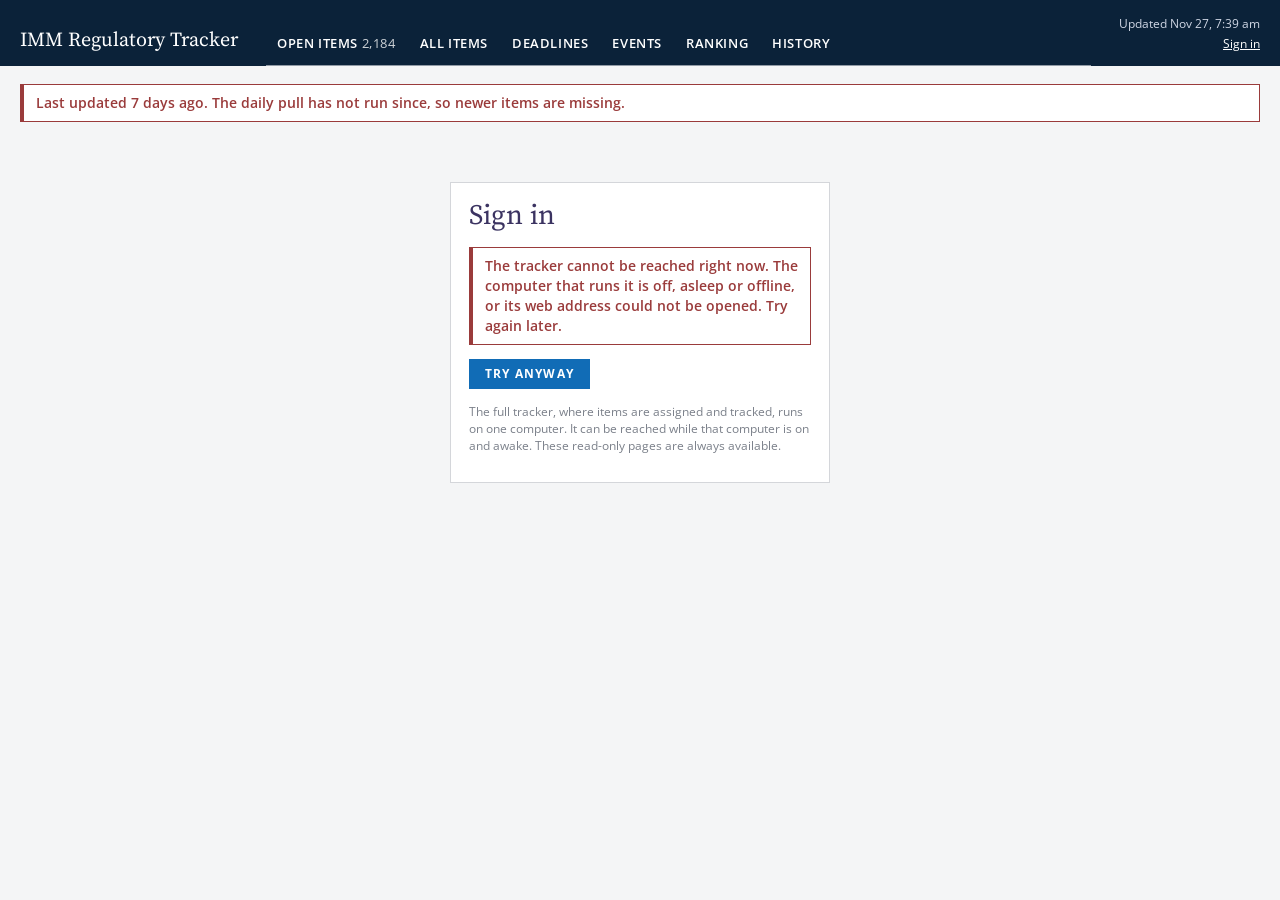
<file: signin.html>
<!doctype html>
<html lang="en">
<head>
<meta charset="utf-8">
<meta name="viewport" content="width=device-width, initial-scale=1">
<meta name="robots" content="noindex, nofollow">
<title>Sign in | IMM Regulatory Tracker</title>
<link rel="stylesheet" href="app.css?v=202611271339">
<link rel="stylesheet" href="site.css?v=202611271339">
</head>
<body data-updated="2026-11-27T13:39:31Z" data-today="2026-11-27" data-version="202611271339">
<header class="site"><div class="in">
  <div class="product brand">IMM Regulatory Tracker</div>
  <nav class="main">
    <a href="index.html" id="nav-open" class="">Open items <span class="n">2,184</span></a>
    <a href="index.html?status=all" id="nav-all">All items</a>
    <a href="deadlines.html" class="">Deadlines</a>
    <a href="events.html" class="">Events</a>
    <a href="ranking.html" class="">Ranking</a>
    <a href="history.html" class="">History</a>
  </nav>
  <div class="who">Updated Nov 27, 7:39 am<br><a href="signin.html" style="color:#fff">Sign in</a></div>
</div></header>
<main>
<div id="stale" class="flash alarm" hidden></div>

<div class="card login">
  <h1>Sign in</h1>
  <p id="msg" class="intro">Checking that the tracker can be reached.</p>
  <p id="open" hidden><a class="btn primary" href="https://significantly-kim-exam-committee.trycloudflare.com/login" rel="noopener">Try anyway</a></p>
  <p class="small muted">The full tracker, where items are assigned and tracked, runs on one computer. It can be reached while that computer is on and awake. These read-only pages are always available.</p>
</div>

</main>
<script src="site.js?v=202611271339"></script>
<script>
(function () {
  var url = "https://significantly-kim-exam-committee.trycloudflare.com", msg = document.getElementById("msg"), done = false;
  function off() {
    if (done) return;
    done = true;
    msg.textContent = "The tracker cannot be reached right now. The computer that runs it is off, asleep or offline, or its web address could not be opened. Try again later.";
    msg.className = "flash alarm";
    var open = document.getElementById("open");
    if (open) open.hidden = false;
  }
  if (!url) return off();
  var timer = setTimeout(off, 8000);
  fetch(url + "/healthz", { cache: "no-store" }).then(function (r) { if (!r.ok) throw new Error(r.status); return r.text(); }).then(function (text) {
    if (done) return;
    clearTimeout(timer);
    if (text !== "ok") return off();
    done = true;
    location.replace(url + "/login");
  }, function () { clearTimeout(timer); off(); });
})();
</script>
</body>
</html>
</file>
<file: app.css>
/* Colors, typefaces and controls follow potomaceconomics.com (theme stylesheet style.min.css). */
@font-face { font-family: "Open Sans"; font-weight: 400; src: url(fonts/open-sans-latin-400-normal.woff2) format("woff2"); }
@font-face { font-family: "Open Sans"; font-weight: 400; font-style: italic; src: url(fonts/open-sans-latin-400-italic.woff2) format("woff2"); }
@font-face { font-family: "Open Sans"; font-weight: 600; src: url(fonts/open-sans-latin-600-normal.woff2) format("woff2"); }
@font-face { font-family: "Open Sans"; font-weight: 700; src: url(fonts/open-sans-latin-700-normal.woff2) format("woff2"); }
@font-face { font-family: "Source Serif Pro"; font-weight: 400; src: url(fonts/source-serif-pro-latin-400-normal.woff2) format("woff2"); }
@font-face { font-family: "Source Serif Pro"; font-weight: 600; src: url(fonts/source-serif-pro-latin-600-normal.woff2) format("woff2"); }
:root {
  --text: #464a52; --indigo: #3b3361; --blue: #116cb6; --blue-dark: #005396; --slate: #7282a9; --slate-dark: #4e6191;
  --slate-mid: #5f719f; --panel: #f1f3f6; --page: #f4f5f6; --line: #d4d6da; --line-soft: #e1e6ee; --navy: #0b2239; --warn: #9a3b3b;
}
* { box-sizing: border-box; }
html, body { margin: 0; background: var(--page); color: var(--text); font: 14px/20px "Open Sans", Arial, sans-serif; }
a { color: var(--blue); } a:hover { color: var(--slate); text-decoration: none; }
h1, h2, h3 { font-family: "Source Serif Pro", serif; font-weight: 400; margin: 0; }
h1 { color: var(--indigo); font-size: 28px; line-height: 34px; } h2 { color: var(--blue); font-size: 19px; line-height: 26px; margin: 22px 0 8px; }
h3 { color: var(--blue); font-size: 16px; margin: 14px 0 6px; }
header.site { background: var(--navy); color: #fff; }
header.site .in { max-width: 1500px; margin: 0 auto; padding: 14px 20px 0; display: flex; align-items: flex-end; gap: 28px; }
header.site img { height: 46px; display: block; margin-bottom: 12px; }
header.site .product { font: 400 15px "Source Serif Pro", serif; color: #cfd6e4; margin-bottom: 14px; white-space: nowrap; }
nav.main { flex: 1; display: flex; gap: 2px; border-bottom: 1px solid rgba(255,255,255,.55); flex-wrap: wrap; }
nav.main a { color: #fff; text-decoration: none; font-weight: 600; font-size: 12.5px; letter-spacing: .6px; text-transform: uppercase; padding: 9px 11px 8px; border-bottom: 3px solid transparent; }
nav.main a:hover, nav.main a.on { border-bottom-color: #fff; }
nav.main .n { font-weight: 400; opacity: .8; }
header.site .who { font-size: 12px; margin-bottom: 12px; white-space: nowrap; text-align: right; }
header.site .who button { background: none; border: 0; color: #cfd6e4; font: inherit; cursor: pointer; text-decoration: underline; padding: 0; }
main { max-width: 1500px; margin: 0 auto; padding: 18px 20px 60px; }
.card { background: #fff; border: 1px solid var(--line); padding: 16px 18px; margin-bottom: 16px; }
.flash { background: #fff; border: 1px solid var(--slate); border-left-width: 4px; padding: 8px 12px; margin-bottom: 12px; }
.alarm { border-color: var(--warn); color: var(--warn); font-weight: 600; }
.intro { color: var(--slate-dark); margin: 2px 0 12px; }
table { border-collapse: collapse; width: 100%; font-size: 13px; line-height: 18px; }
th { background: var(--slate); color: #fff; font-weight: 600; text-align: left; padding: 6px 8px; white-space: nowrap; }
th a { color: #fff; }
td { padding: 6px 8px; border-bottom: 1px solid var(--line-soft); vertical-align: top; }
tbody tr:nth-child(even) td { background: #f8f9fb; }
tr.sub td { background: var(--panel) !important; font-size: 12px; color: var(--slate-dark); padding-top: 2px; }
td.id { white-space: nowrap; font-weight: 600; } td.num, th.num { text-align: right; } td.nowrap { white-space: nowrap; }
.muted { color: #7b808a; } .small { font-size: 12px; line-height: 17px; }
.rel { display: inline-block; font-size: 11px; font-weight: 700; letter-spacing: .5px; text-transform: uppercase; padding: 0 6px; border: 1px solid var(--slate); color: var(--slate-dark); }
.rel.high { background: var(--indigo); border-color: var(--indigo); color: #fff; } .rel.medium { background: var(--slate); color: #fff; }
.tag { display: inline-block; font-size: 11px; padding: 0 6px; border: 1px solid var(--line); background: var(--panel); margin-right: 3px; white-space: nowrap; }
.tag.imm { border-color: var(--blue); color: var(--blue-dark); background: #fff; font-weight: 600; }
.tag.due { border-color: var(--warn); color: var(--warn); background: #fff; font-weight: 600; }
.filters { background: var(--panel); border: 1px solid var(--line); padding: 10px 12px; margin-bottom: 12px; display: flex; flex-wrap: wrap; gap: 8px 12px; align-items: flex-end; }
.filters label, .field label { display: block; font-size: 11px; color: var(--blue); margin-bottom: 1px; }
input, select, textarea { font: inherit; color: var(--text); background: #f9f9f9; border: 1px solid var(--line); padding: 4px 8px; height: 30px; max-width: 100%; }
textarea { height: auto; width: 100%; } input[type=checkbox] { height: auto; } input:focus, select:focus, textarea:focus { border-color: var(--blue); outline: 0; }
select[multiple] { height: auto; }
button, .btn { font: 700 12px "Open Sans", Arial, sans-serif; letter-spacing: 1.2px; text-transform: uppercase; text-decoration: none; display: inline-block;
  background: transparent; border: 2px solid var(--slate); color: var(--slate); padding: 4px 14px; height: 30px; line-height: 18px; cursor: pointer; border-radius: 0; }
button:hover, .btn:hover { background: var(--slate-dark); border-color: var(--slate-dark); color: #fff; }
button.primary, .btn.primary { background: var(--blue); border-color: var(--blue); color: #fff; } button.primary:hover { background: var(--blue-dark); border-color: var(--blue-dark); }
button.link { border: 0; padding: 0; height: auto; letter-spacing: 0; text-transform: none; font-weight: 400; font-size: inherit; color: var(--blue); text-decoration: underline; }
button.link:hover { background: none; color: var(--slate); }
.bar { display: flex; gap: 10px; align-items: center; flex-wrap: wrap; margin: 8px 0; }
.bar .grow { flex: 1; }
.cols { display: grid; grid-template-columns: minmax(0, 1fr) 380px; gap: 18px; align-items: start; }
.kv { display: grid; grid-template-columns: 130px 1fr; gap: 3px 10px; font-size: 13px; } .kv dt { color: var(--slate-dark); } .kv dd { margin: 0; }
.ai { border: 1px solid var(--line); border-left: 4px solid var(--slate); background: var(--panel); padding: 10px 12px; }
.ai .lab { font-size: 11px; font-weight: 700; letter-spacing: .8px; text-transform: uppercase; color: var(--slate-dark); }
.field { margin-bottom: 9px; } .field input[type=text], .field select, .field input[type=date] { width: 100%; }
.note { border-bottom: 1px solid var(--line-soft); padding: 7px 0; white-space: pre-wrap; } .note .by { font-size: 12px; color: var(--slate-dark); }
.cal { table-layout: fixed; } .cal th { text-align: center; } .cal td { height: 104px; padding: 3px 4px; border: 1px solid var(--line); background: #fff !important; font-size: 11.5px; line-height: 15px; }
.cal td.out { background: var(--panel) !important; } .cal .dn { font-weight: 600; color: var(--slate-dark); } .cal td.today .dn { color: #fff; background: var(--blue); padding: 0 5px; }
.cal a { display: block; text-decoration: none; overflow: hidden; white-space: nowrap; text-overflow: ellipsis; padding-left: 4px; border-left: 3px solid var(--slate); margin-top: 2px; color: var(--text); }
.cal a.ERCOT { border-left-color: var(--blue); } .cal a.PUC { border-left-color: var(--indigo); } .cal a.Legislature { border-left-color: #8a8f99; }
.cal a.attend { font-weight: 700; } .cal a.linked { color: var(--blue-dark); } .cal a.off { text-decoration: line-through; color: #9aa0aa; }
.pager { margin: 12px 0; display: flex; gap: 8px; align-items: center; }
.login { max-width: 380px; margin: 60px auto; }
pre.text { white-space: pre-wrap; font: 12.5px/18px "Open Sans", Arial, sans-serif; max-height: 320px; overflow: auto; background: var(--panel); border: 1px solid var(--line); padding: 8px 10px; margin: 0; }
footer { max-width: 1500px; margin: 0 auto; padding: 0 20px 30px; font-size: 12px; color: #7b808a; }
.ai .lab .plain { font-weight: 400; letter-spacing: 0; text-transform: none; } .warn { color: var(--warn); }
.brief .headline { font: 400 17px/24px "Source Serif Pro", serif; color: var(--indigo); margin: 6px 0 4px; max-width: 1050px; }
.parts { display: grid; grid-template-columns: 1fr 1fr; gap: 2px 26px; }
.parts h4, .rep h4 { margin: 8px 0 2px; font: 700 11px "Open Sans", Arial, sans-serif; letter-spacing: .6px; text-transform: uppercase; color: var(--blue); }
.parts p, .rep p { margin: 0 0 4px; } .parts ul, .rep ul { margin: 0 0 4px 17px; padding: 0; } .parts li, .rep li { margin-bottom: 3px; }
.parts h4 .tag { text-transform: none; letter-spacing: 0; font-weight: 400; margin-left: 4px; }
.draft { border: 1px dashed var(--slate); background: var(--panel); padding: 8px 10px; margin-bottom: 9px; }
.draft summary { cursor: pointer; font-size: 11px; font-weight: 700; letter-spacing: .6px; text-transform: uppercase; color: var(--slate-dark); }
.draft p { margin: 6px 0; }
.rep { max-width: 1150px; } .rep .lead { font: 400 16px/24px "Source Serif Pro", serif; color: var(--text); margin: 4px 0 10px; }
.rep .one { background: #fff; border: 1px solid var(--line); padding: 10px 14px; margin-bottom: 10px; break-inside: avoid; }
.rep .one .head { display: flex; gap: 8px; align-items: baseline; flex-wrap: wrap; } .rep .one .head b { font-size: 14px; }
.rep .chg { margin: 4px 0 0 17px; padding: 0; color: var(--slate-dark); font-size: 12px; line-height: 17px; }
.pos { background: #fff; border: 1px solid var(--line); border-left: 4px solid var(--slate); padding: 10px 14px; margin-bottom: 10px; max-width: 1150px; }
.pos.open { border-left-color: var(--indigo); } .pos.view { border-left-color: var(--blue); } .pos p { margin: 4px 0; } .pos:target { outline: 2px solid var(--blue); }
@media (max-width: 1000px) { .cols, .parts { grid-template-columns: 1fr; } header.site .in { flex-wrap: wrap; } }
@media print { header.site, .filters, .bar, footer, nav { display: none; } html, body { background: #fff; } main { padding: 0; max-width: none; } .rep .one, .ai { border-color: #bbb; } a { color: inherit; text-decoration: none; } }
</file>
<file: site.css>
/* Additions to the tracker's own stylesheet (app.css) for the read-only mirror. */
header.site .brand { font-size: 20px; line-height: 26px; color: #fff; margin-bottom: 12px; }
header.site .who { color: #cfd6e4; }
.wrap { overflow-x: auto; }
a.idlink { cursor: pointer; }
tr.detail > td { background: var(--panel) !important; padding: 10px 14px 14px; }
tr.detail p { margin: 6px 0; max-width: 1000px; }
tr.detail .kv { max-width: 900px; margin: 8px 0; }
tr.detail h3 { margin: 10px 0 2px; font-size: 14px; }
tr.detail ul { margin: 2px 0 0 18px; padding: 0; }
.cal a[href="#"] { cursor: default; }
@media (max-width: 800px) { .hide-s { display: none; } header.site .who { display: none; } }
</file>
